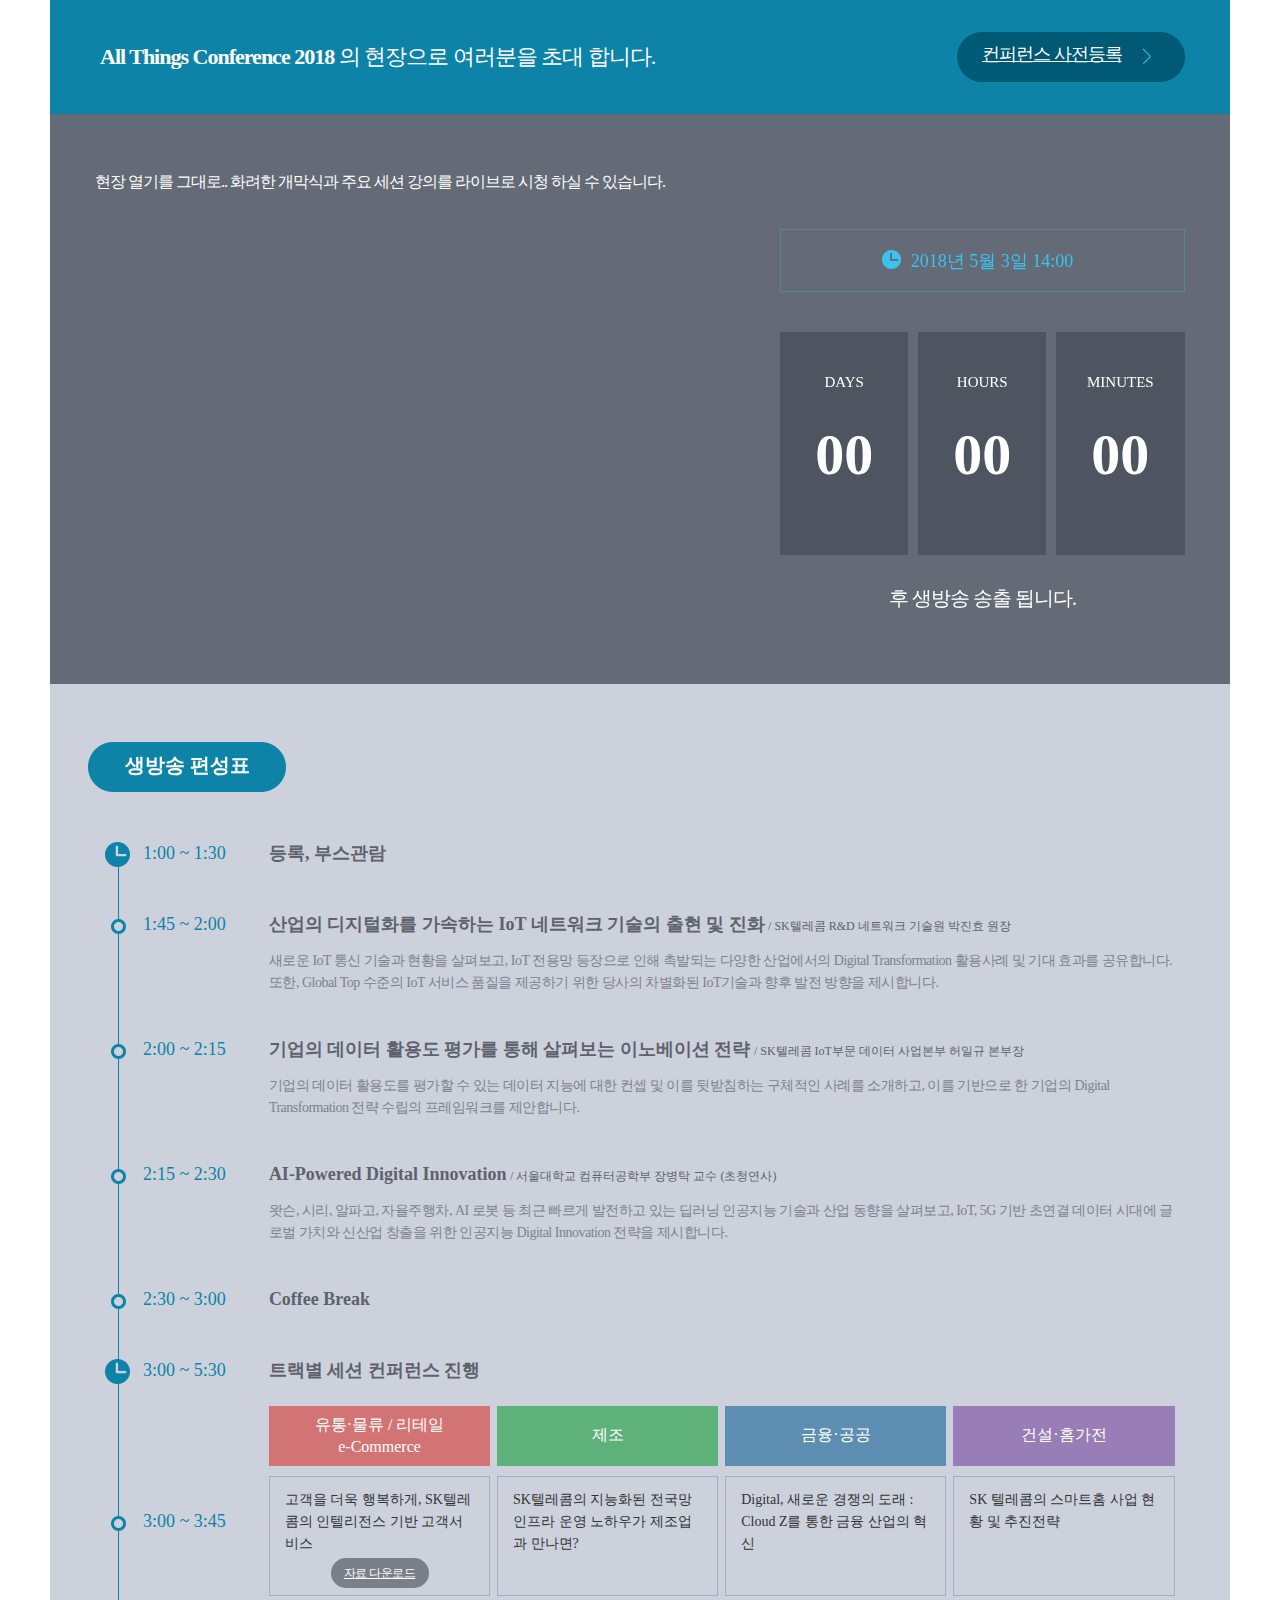
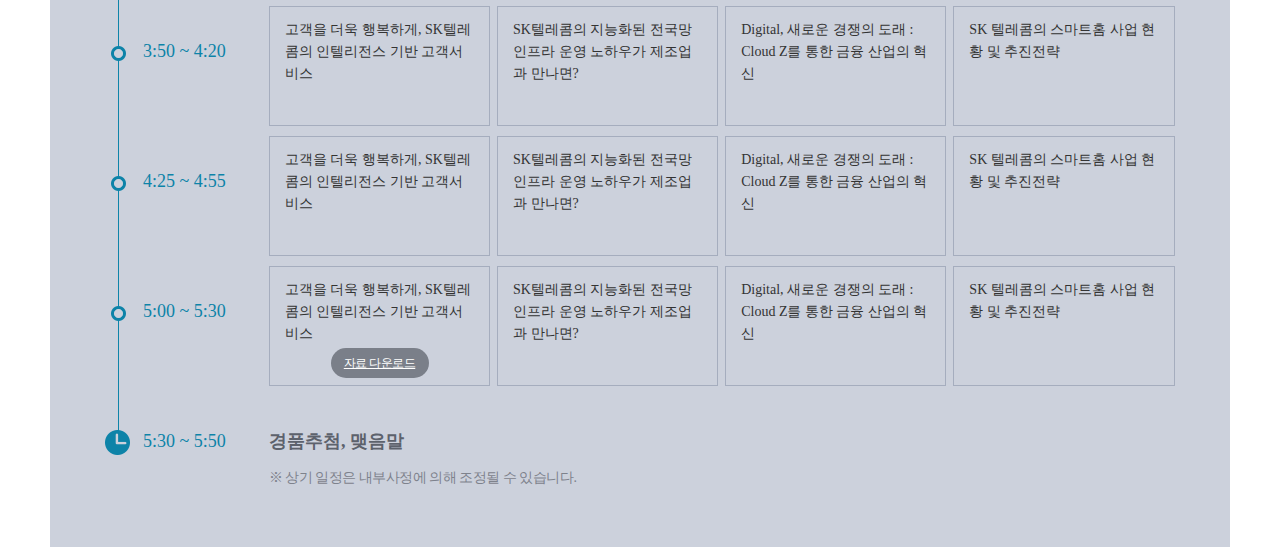
<file: index.html>
<!DOCTYPE html>
<html lang="ko">
<head>
	<meta http-equiv="Content-Type" content="text/html; charset=utf-8" />
	<meta http-equiv="X-UA-Compatible" content="IE=edge,chrome=1" />
	<meta name="viewport" content="width=device-width">
	<title>SKT B2B T world | 컨퍼런스 신청</title>
	<link rel="stylesheet" href="css/dt2018.css">
	<script src="js/jquery-1.11.3.js"></script>
</head>
<body>

<div class="container">

	<div class="i_info">
		<strong>All Things Conference 2018</strong> 의 현장으로 여러분을 초대 합니다.
		<a href="javascript:" class="btnS">컨퍼런스 사전등록</a>
	</div>

	<div class="live_both">

		<div class="thumb_area">
			<p class="txt">현장 열기를 그대로.. 화려한 개막식과 주요 세션 강의를 라이브로 시청 하실 수 있습니다.</p>
			<img src="img/photo.png" class="count_photo" style="display:block;">
			<iframe width="640" height="360" src="https://www.youtube.com/embed/45CYaJ00GaU?ecver=1" frameborder="0" allowfullscreen="" class="count_movie" style="display:none;"></iframe>
		</div>
		
		<script>

		$(function() {

			// 생방송 송신 여부

			var airFlag;

			// timePeriod split 배열(시작시간, 종료시간)

			timeData = new Array();

			// onAir가 활성화 되는 id값이 되는 변수

			var onAirStatus;

			// 행사 타임테이블 시작시간/종료시간 종료시간과 시작시간이 중복되는 경우 종료시간을 1분정도 적게 설정

			 timePeriod = [
				'09:00/13:30',
				'13:45/13:59',
				'14:00/14:14',
				'14:15/14:29',
				'14:30/14:59',
				'15:00/17:29',
				'17:30/17:49',
			]

			$('#clock').countdown('2019/03/26 10:30:00').on('update.countdown', function(event) {
			
			  onAir("off");

			  var $this = $(this).html(event.strftime(''

				+ '<li>'
				+ '<div>'
				+ '<span>DAYS</span>'
				+ '<strong>%d</strong>'
				+ '</div>'
				+ '</li>'
				+ '<li>'
				+ '<div>'
				+ '<span>HOURS</span>'
				+ '<strong>%H</strong>'
				+ '</div>'
				+ '</li>'
				+ '<li>'
				+ '<div>'
				+ '<span>MINUTES</span>'
				+ '<strong>%M</strong>'
				+ '</div>'
				+ '</li>'));

			}).on('finish.countdown', function(event) {

			  onAir("on");

			  var $this = $(this).html(event.strftime(''

				+ '<li>'
				+ '<div>'
				+ '<span>DAYS</span>'
				+ '<strong>%d</strong>'
				+ '</div>'
				+ '</li>'
				+ '<li>'
				+ '<div>'
				+ '<span>HOURS</span>'
				+ '<strong>%H</strong>'
				+ '</div>'
				+ '</li>'
				+ '<li>'
				+ '<div>'
				+ '<span>MINUTES</span>'
				+ '<strong>%M</strong>'
				+ '</div>'
				+ '</li>'));

				$('.count_photo').css('display','none');
				$('.count_movie').css('display','block');

			});

		});
		
		function onAir(val){
			/* 
				div class time 을 가진 편성표 영역에 period_1 와 같은 형태로 ID 값을 명명해준다. 
				ex) 마크업되는 타임 정보는 timePeriod 배열에 입력되는 정보와 동일해야 한다.

				<div class="time" id="Period_0">1:45 ~ 2:00</div>
				..
				<div class="time" id="Period_1">1:45 ~ 2:00</div>
				..
			*/
				airFlag = val;

					// on Air check

					if (airFlag == "on") {
						for (var i = 0; i < timePeriod.length; i++) {
							timeData = timePeriod[i].split("/");
							if (moment().format("HH:mm") > timeData[0] && moment().format("HH:mm") < timeData[1]) {
									onAirStatus = "Period_" + i

									// 현재 on Air

									$("#"+onAirStatus).addClass("onAir");
							} 
						}
				}
		}

		</script>

		<div class="info_area">
			<p class="hold"><img src="img/timekeeper.png">2018년 5월 3일 14:00</p>
			<ul id="clock">
				<!-- <li>
					<div>
						<span>Days</span>
						<strong>22</strong>
					</div>
				</li>
				<li>
					<div>
						<span>Hours</span>
						<strong>18</strong>
					</div>
				</li>
				<li>
					<div>
						<span>Minutes</span>
						<strong>45</strong>
					</div>
				</li> -->
			</ul>
			<p class="delivery">후 생방송 송출 됩니다.</p>
		</div>

	</div>

	<div class="history_wrap"> 	
		<h3 class="h_stit">생방송 편성표</h3>

		<div class="history">
			<ul class="fl-l mt100">
				<li class="on">
					<div class="time" id="Period_0">1:00 ~ 1:30</div>
					<div><strong>등록, 부스관람</strong></div>
				</li>
				<li>
					<div class="time" id="Period_1">1:45 ~ 2:00</div>
					<div>
						<strong>산업의 디지털화를 가속하는 IoT 네트워크 기술의 출현 및 진화</strong> <span>/ SK텔레콤 R&D 네트워크 기술원 박진효 원장</span>
						<p>새로운 IoT 통신 기술과 현황을 살펴보고, IoT 전용망 등장으로 인해 촉발되는 다양한 산업에서의 Digital Transformation 활용사례 및 기대 효과를 공유합니다. 또한, Global Top 수준의 IoT 서비스 품질을 제공하기 위한 당사의 차별화된 IoT기술과 향후 발전 방향을 제시합니다.</p>
					</div>
				</li>
				<li>
					<div class="time" id="Period_2">2:00 ~ 2:15</div>
					<div>
						<strong>기업의 데이터 활용도 평가를 통해 살펴보는 이노베이션 전략</strong> <span>/ SK텔레콤 IoT부문 데이터 사업본부 허일규 본부장</span>
						<p>기업의 데이터 활용도를 평가할 수 있는 데이터 지능에 대한 컨셉 및 이를 뒷받침하는 구체적인 사례를 소개하고, 이를 기반으로 한 기업의 Digital Transformation 전략 수립의 프레임워크를 제안합니다.</p>
					</div>
				</li>
				<li>
					<div class="time" id="Period_3">2:15 ~ 2:30</div>
					<div>
						<strong>AI-Powered Digital Innovation</strong> <span>/ 서울대학교 컴퓨터공학부 장병탁 교수 (초청연사)</span>
						<p>왓슨, 시리, 알파고, 자율주행차, AI 로봇 등 최근 빠르게 발전하고 있는 딥러닝 인공지능 기술과 산업 동향을 살펴보고, IoT, 5G 기반 초연결 데이터 시대에 글로벌 가치와 신산업 창출을 위한 인공지능 Digital Innovation 전략을 제시합니다.</p>
					</div>
				</li>
				<li>
					<div class="time" id="Period_4">2:30 ~ 3:00</div>
					<div><strong>Coffee Break</strong></div>
				</li>
				<li class="on">
					<div class="time" id="Period_5">3:00 ~ 5:30</div>
					<div>
						<strong>트랙별 세션 컨퍼런스 진행</strong>
						<ul class="subject">
							<li>
								<div>유통·물류 / 리테일<br>e-Commerce</div>
							</li>
							<li>
								<div>제조</div>
							</li>
							<li>
								<div>금융·공공</div>
							</li>
							<li>
								<div>건설·홈가전</div>
							</li>
						</ul>
					</div>
				</li>
				<li class="l_clock">
					<div class="time">3:00 ~ 3:45</div>
					<div>
						<ul>
							<li>
								<div>
									고객을 더욱 행복하게, SK텔레콤의 인텔리전스 기반 고객서비스
									<a href="javascript:;" class="data_dw">자료 다운로드</a>
								</div>
							</li>
							<li>
								<div>SK텔레콤의 지능화된 전국망 인프라 운영 노하우가 제조업과 만나면?</div>
							</li>
							<li>
								<div>Digital, 새로운 경쟁의 도래 : Cloud Z를 통한 금융 산업의 혁신</div>
							</li>
							<li>
								<div>SK 텔레콤의 스마트홈 사업 현황 및 추진전략</div>
							</li>
						</ul>
					</div>
				</li>
				<li class="l_clock">
					<div class="time">3:50 ~ 4:20</div>
					<div>
						<ul>
							<li>
								<div>고객을 더욱 행복하게, SK텔레콤의 인텔리전스 기반 고객서비스</div>
							</li>
							<li>
								<div>SK텔레콤의 지능화된 전국망 인프라 운영 노하우가 제조업과 만나면?</div>
							</li>
							<li>
								<div>Digital, 새로운 경쟁의 도래 : Cloud Z를 통한 금융 산업의 혁신</div>
							</li>
							<li>
								<div>SK 텔레콤의 스마트홈 사업 현황 및 추진전략</div>
							</li>
						</ul>
					</div>
				</li>
				<li class="l_clock">
					<div class="time">4:25 ~ 4:55</div>
					<div>
						<ul>
							<li>
								<div>고객을 더욱 행복하게, SK텔레콤의 인텔리전스 기반 고객서비스</div>
							</li>
							<li>
								<div>SK텔레콤의 지능화된 전국망 인프라 운영 노하우가 제조업과 만나면?</div>
							</li>
							<li>
								<div>Digital, 새로운 경쟁의 도래 : Cloud Z를 통한 금융 산업의 혁신</div>
							</li>
							<li>
								<div>SK 텔레콤의 스마트홈 사업 현황 및 추진전략</div>
							</li>
						</ul>
					</div>
				</li>
				<li class="l_clock">
					<div class="time">5:00 ~ 5:30</div>
					<div>
						<ul>
							<li>
								<div>
								고객을 더욱 행복하게, SK텔레콤의 인텔리전스 기반 고객서비스
								<a href="javascript:;" class="data_dw">자료 다운로드</a>
								</div>
							</li>
							<li>
								<div>SK텔레콤의 지능화된 전국망 인프라 운영 노하우가 제조업과 만나면?</div>
							</li>
							<li>
								<div>Digital, 새로운 경쟁의 도래 : Cloud Z를 통한 금융 산업의 혁신</div>
							</li>
							<li>
								<div>SK 텔레콤의 스마트홈 사업 현황 및 추진전략</div>
							</li>
						</ul>
					</div>
				</li>
				<li class="on">
					<div class="time" id="Period_6">5:30 ~ 5:50</div>
					<div>
						<strong>경품추첨, 맺음말</strong>
						<p>※ 상기 일정은 내부사정에 의해 조정될 수 있습니다.</p>
					</div>
				</li>
			</ul>
		</div>
	</div>

	</div>

</div>

<script src="js/jquery.countdown.min.js"></script>
<script src="js/moment.min.js"></script>

</body>
</html>
</file>
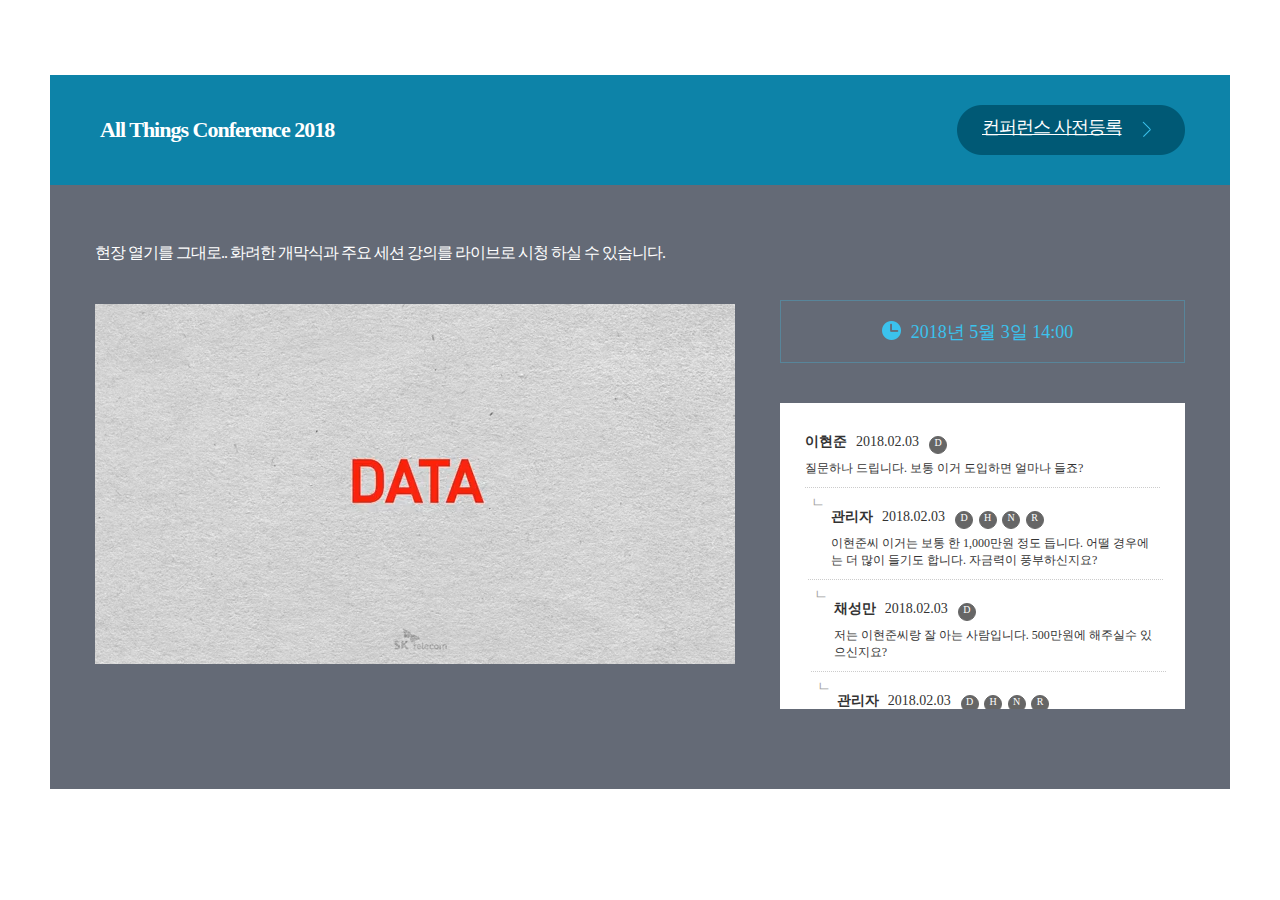
<file: conference.html>
<!DOCTYPE html>
<html lang="ko">
<head>
	<meta http-equiv="Content-Type" content="text/html; charset=utf-8" />
	<meta http-equiv="X-UA-Compatible" content="IE=edge,chrome=1" />
	<meta name="viewport" content="width=device-width">
	<title>SKT B2B T world | 컨퍼런스 신청</title>
	<link rel="stylesheet" href="css/dt2018.css">
	<script src="js/jquery-1.11.3.js"></script>
</head>
<body>

<div class="con_wrap">

	<div class="container conf_2018">
		<div class="i_info">
			<strong>All Things Conference 2018</strong>
			<a href="javascript:" class="btnS">컨퍼런스 사전등록</a>
		</div>

		<div class="live_both">

			<div class="thumb_area">
				<p class="txt">현장 열기를 그대로.. 화려한 개막식과 주요 세션 강의를 라이브로 시청 하실 수 있습니다.</p>
				<img src="img/photo.png" class="count_photo" style="display:block;">
				<iframe width="640" height="360" src="https://www.youtube.com/embed/45CYaJ00GaU?ecver=1" frameborder="0" allowfullscreen="" class="count_movie" style="display:none;"></iframe>
			</div>
		
			<div class="info_area">
				<p class="hold"><img src="img/timekeeper.png">2018년 5월 3일 14:00</p>

				<div class="info_comm">
					<ul>
						<li>
							<strong>이현준</strong> 
							<span>2018.02.03</span>
							<span>
								<a href="javascript:"><i class="i_01">D</i></a>
							</span>
							<p>질문하나 드립니다. 보통 이거 도입하면 얼마나 들죠?</p>
							<ul>
								<li>
									<span class="cb_bu_subnode">ㄴ</span>
									<strong>관리자</strong> 
									<span>2018.02.03</span>
									<span>
										<a href="javascript:"><i class="i_01">D</i></a>
										<a href="javascript:"><i class="i_02">H</i></a>
										<a href="javascript:"><i class="i_03">N</i></a>
										<a href="javascript:"><i class="i_04">R</i></a>
									</span>
									<p>이현준씨 이거는 보통 한 1,000만원 정도 듭니다. 어떨 경우에는 더 많이 들기도 합니다. 자금력이 풍부하신지요?</p>	
								</li>
								<li>
									<span class="cb_bu_subnode">ㄴ</span>
									<strong>채성만</strong> 
									<span>2018.02.03</span>
									<span>
										<a href="javascript:"><i class="i_01">D</i></a>
									</span>
									<p>저는 이현준씨랑 잘 아는 사람입니다. 500만원에 해주실수 있으신지요?</p>	
								</li>
								<li>
									<span class="cb_bu_subnode">ㄴ</span>
									<strong>관리자</strong> 
									<span>2018.02.03</span>
									<span>
										<a href="javascript:"><i class="i_01">D</i></a>
										<a href="javascript:"><i class="i_02">H</i></a>
										<a href="javascript:"><i class="i_03">N</i></a>
										<a href="javascript:"><i class="i_04">R</i></a>
									</span>
									<p>안됩니다. 긁적긁적.. 이현준씨는 저도 잘 모르는 분이어서요</p>	
								</li>
							</ul>
						</li>
						<li>
							<strong>이재호</strong> 
							<span>2018.02.03</span>
							<p>술고래 이재호 입니다.</p>
						</li>
						<li>
							<strong>김태욱</strong> 
							<span>2018.02.03</span>
							<p>소주파 김태욱 입니다.</p>
						</li>
						<li class="cb_txt">운영정책 위반으로 비전시 처리된 내용입니다.</li>
						<li>
							<strong>엄운용</strong> 
							<span>2018.02.03</span>
							<p>행복 ICT 대리</p>
						</li>
						<li>
							<strong>황병준</strong> 
							<span>2018.02.03</span>
							<p>일을 하나 드릴게요~~ 룰루랄라</p>
						</li>
						<li class="cb_txt">글쓴이에 의해 삭제된 댓글 입니다.</li>
					</ul>
				</div>

			</div>

		</div>
	</div>

</div>

<script src="js/jquery.countdown.min.js"></script>
<script src="js/moment.min.js"></script>

</body>
</html>
</file>
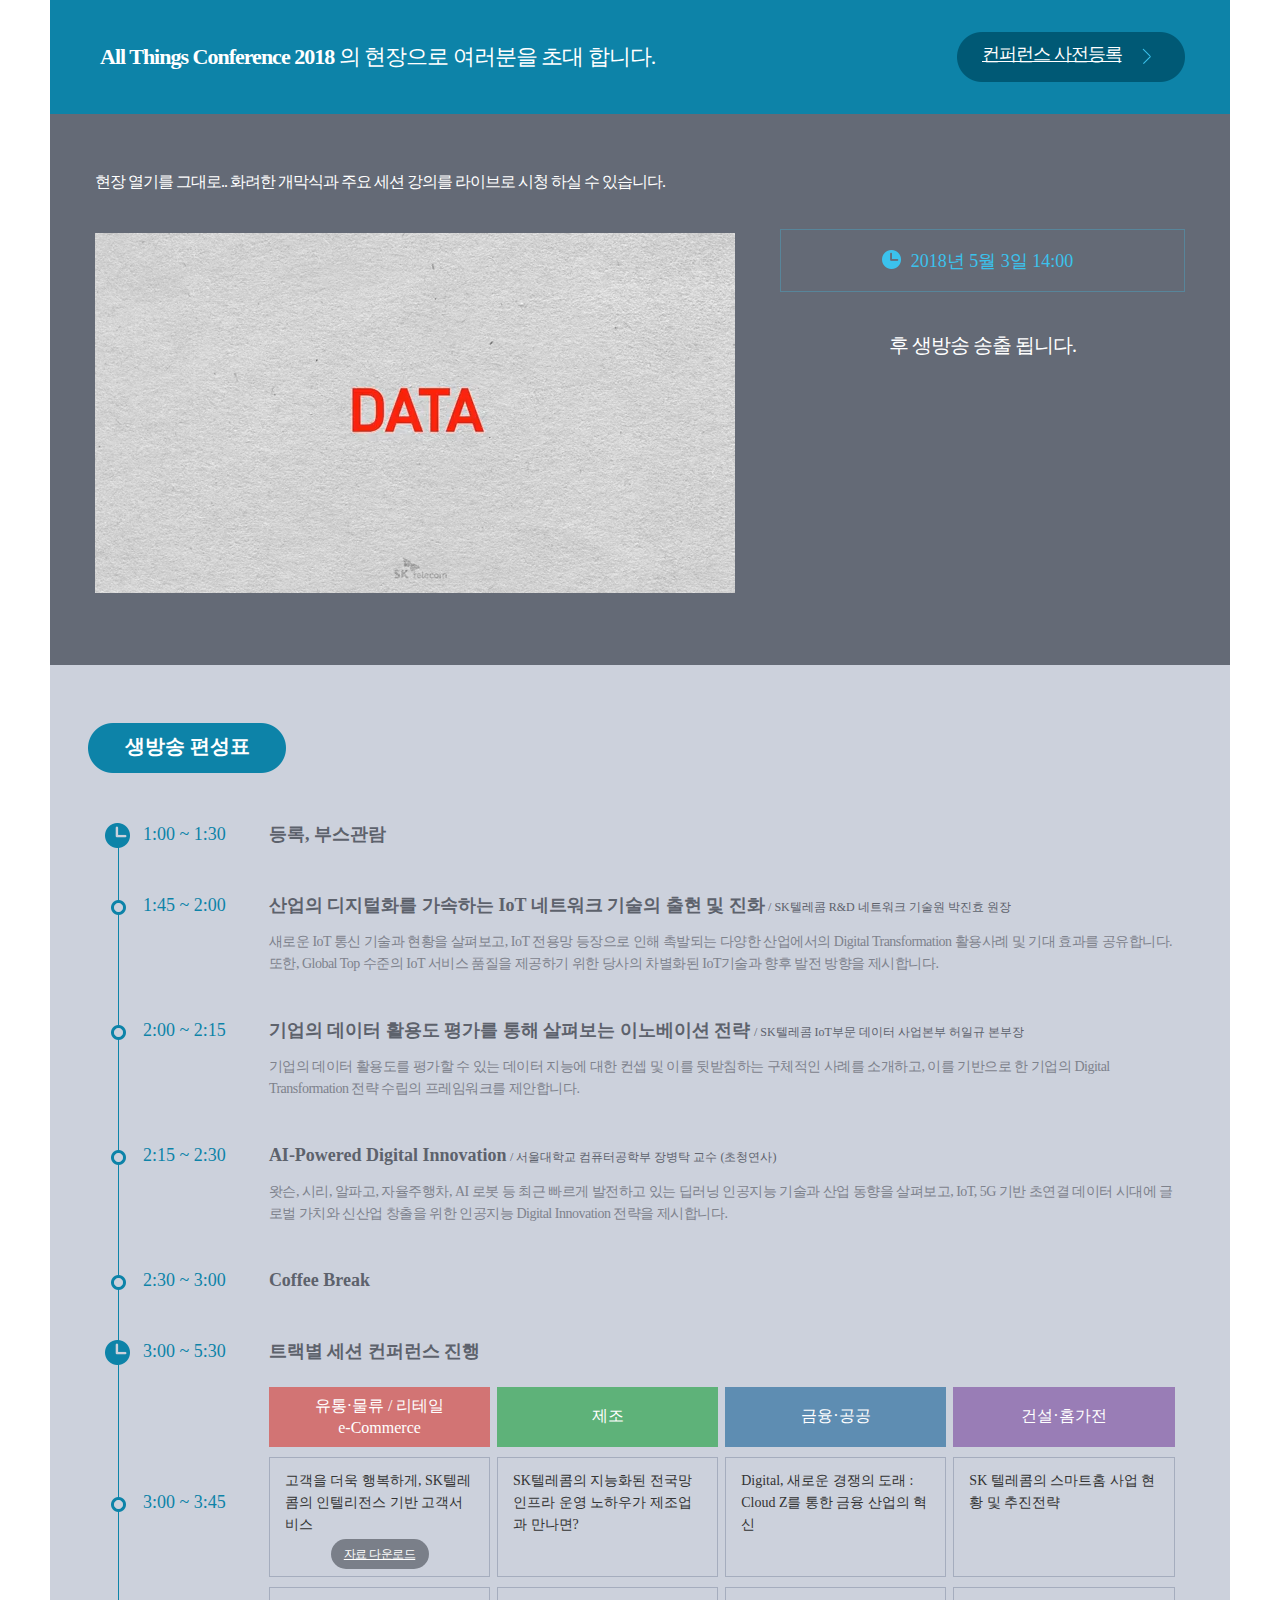
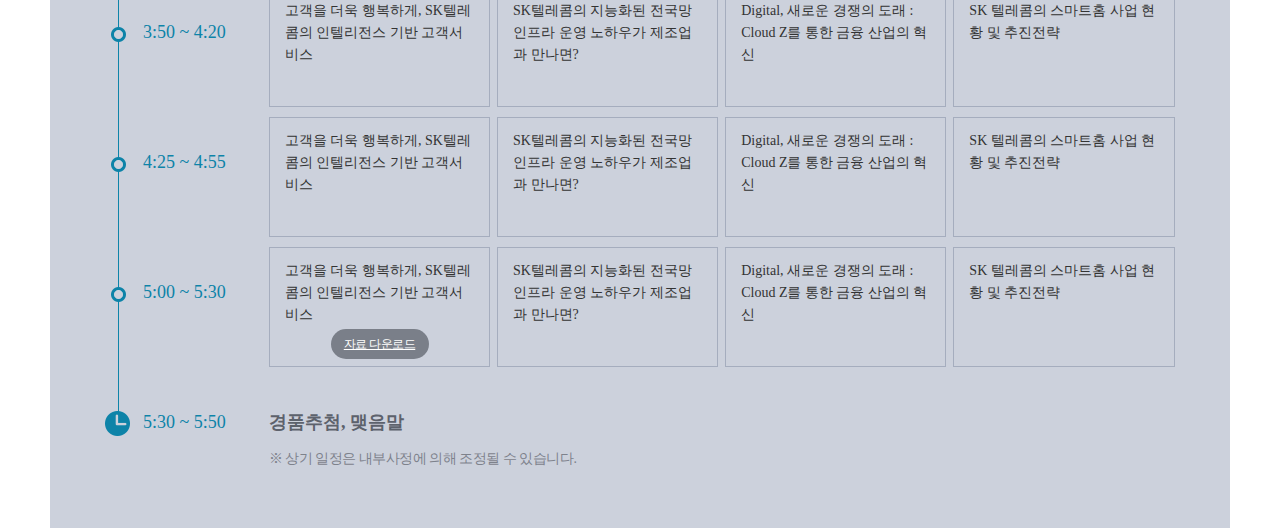
<file: dt2018.html>
<!DOCTYPE HTML PUBLIC "-//W3C//DTD HTML 4.01 Transitional//EN" "http://www.w3.org/TR/html4/loose.dtd">
<html lang="ko">
<head>
<meta http-equiv="Content-Type" content="text/html;charset=utf-8">
<title>SKT B2B T world | 컨퍼런스 신청</title>
<META HTTP-EQUIV="X-UA-Compatible" CONTENT="IE=edge">
<META HTTP-EQUIV="Pragma" CONTENT="no-cache"/>
<META HTTP-EQUIV="Expires" CONTENT="-1"/>
<META HTTP-EQUIV="Cache-Control" CONTENT="no-cache, no-store, max-age=0"/>

<link rel="stylesheet" type="text/css" href="css/dt2018.css">
<script type="text/javascript" src="js/jquery.countdown.min.js"></script>
<script type="text/javascript" src="js/moment.min.js"></script>
</head>
<body>

<div class="container">

	<div class="i_info">
		<strong>All Things Conference 2018</strong> 의 현장으로 여러분을 초대 합니다.
		<a href="javascript:" class="btnS">컨퍼런스 사전등록</a>
	</div>

	<div class="live_both">

		<div class="thumb_area">
			<p class="txt">현장 열기를 그대로.. 화려한 개막식과 주요 세션 강의를 라이브로 시청 하실 수 있습니다.</p>
			<img src="img/photo.png" class="count_photo" style="display:block;">
			<iframe width="640" height="360" src="https://www.youtube.com/embed/45CYaJ00GaU?ecver=1" frameborder="0" allowfullscreen="" class="count_movie" style="display:none;"></iframe>
		</div>
		
		<script>

		$(function() {

			// 생방송 송신 여부
			var airFlag;

			// timePeriod split 배열(시작시간, 종료시간)
			timeData = new Array();

			// onAir가 활성화 되는 id값이 되는 변수
			var onAirStatus;

			// 행상 타임테이블 시작시간/종료시간 종료시간과 시작시간이 중복되는 경우 종료시간을 1분정도 적게 설정
			 timePeriod = [
					"09:00/13:30",
					"13:45/13:59",
					"14:00/14:14",
					"14:15/14:29",
					"14:30/14:59",
					"15:00/17:29",
					"17:30/17:49",
			]

			$('#clock').countdown('2018/03/26 10:30:00').on('update.countdown', function(event) {
			
			  onAir("off");

			  var $this = $(this).html(event.strftime(''

				+ '<li>'
				+ '<div>'
				+ '<span>DAYS</span>'
				+ '<strong>%d</strong>'
				+ '</div>'
				+ '</li>'
				+ '<li>'
				+ '<div>'
				+ '<span>HOURS</span>'
				+ '<strong>%H</strong>'
				+ '</div>'
				+ '</li>'
				+ '<li>'
				+ '<div>'
				+ '<span>MINUTES</span>'
				+ '<strong>%M</strong>'
				+ '</div>'
				+ '</li>'));

			}).on('finish.countdown', function(event) {

			  onAir("on");

			  var $this = $(this).html(event.strftime(''

				+ '<li>'
				+ '<div>'
				+ '<span>DAYS</span>'
				+ '<strong>%d</strong>'
				+ '</div>'
				+ '</li>'
				+ '<li>'
				+ '<div>'
				+ '<span>HOURS</span>'
				+ '<strong>%H</strong>'
				+ '</div>'
				+ '</li>'
				+ '<li>'
				+ '<div>'
				+ '<span>MINUTES</span>'
				+ '<strong>%M</strong>'
				+ '</div>'
				+ '</li>'));

				$('.count_photo').css('display','none');
				$('.count_movie').css('display','block');

			});

		});
		
		function onAir(val){
			/* 
					div class time 을 가진 편성표 영역에 period_1 와 같은 형태로 ID 값을 명명해준다. 
					ex) 마크업되는 타임 정보는 timePeriod 배열에 입력되는 정보와 동일해야 한다.

					<div class="time" id="Period_0">1:45 ~ 2:00</div>
					..
					<div class="time" id="Period_1">1:45 ~ 2:00</div>
					..
			*/
				airFlag = val;
					// on Air check
					if(airFlag == "on"){
						for(var i = 0; i < timePeriod.length; i++) {
							timeData = timePeriod[i].split("/");
							if (moment().format("HH:mm") > timeData[0] && moment().format("HH:mm") < timeData[1]) {
									onAirStatus = "Period_" + i
									// 현재 on Air
									$("#"+onAirStatus).addClass("onAir");
							} 
						}
				}
		}

		</script>

		<div class="info_area">
			<p class="hold"><img src="img/timekeeper.png">2018년 5월 3일 14:00</p>
			<ul id="clock">
				<!-- <li>
					<div>
						<span>Days</span>
						<strong>22</strong>
					</div>
				</li>
				<li>
					<div>
						<span>Hours</span>
						<strong>18</strong>
					</div>
				</li>
				<li>
					<div>
						<span>Minutes</span>
						<strong>45</strong>
					</div>
				</li> -->
			</ul>
			<p class="delivery">후 생방송 송출 됩니다.</p>
		</div>

	</div>

	<div class="history_wrap"> 	
		<h3 class="h_stit">생방송 편성표</h3>

		<div class="history">
			<ul class="fl-l mt100">
				<li class="on">
					<div class="time" id="Period_0">1:00 ~ 1:30</div>
					<div><strong>등록, 부스관람</strong></div>
				</li>
				<li>
					<div class="time" id="Period_1">1:45 ~ 2:00</div>
					<div>
						<strong>산업의 디지털화를 가속하는 IoT 네트워크 기술의 출현 및 진화</strong> <span>/ SK텔레콤 R&D 네트워크 기술원 박진효 원장</span>
						<p>새로운 IoT 통신 기술과 현황을 살펴보고, IoT 전용망 등장으로 인해 촉발되는 다양한 산업에서의 Digital Transformation 활용사례 및 기대 효과를 공유합니다. 또한, Global Top 수준의 IoT 서비스 품질을 제공하기 위한 당사의 차별화된 IoT기술과 향후 발전 방향을 제시합니다.</p>
					</div>
				</li>
				<li>
					<div class="time" id="Period_2">2:00 ~ 2:15</div>
					<div>
						<strong>기업의 데이터 활용도 평가를 통해 살펴보는 이노베이션 전략</strong> <span>/ SK텔레콤 IoT부문 데이터 사업본부 허일규 본부장</span>
						<p>기업의 데이터 활용도를 평가할 수 있는 데이터 지능에 대한 컨셉 및 이를 뒷받침하는 구체적인 사례를 소개하고, 이를 기반으로 한 기업의 Digital Transformation 전략 수립의 프레임워크를 제안합니다.</p>
					</div>
				</li>
				<li>
					<div class="time" id="Period_3">2:15 ~ 2:30</div>
					<div>
						<strong>AI-Powered Digital Innovation</strong> <span>/ 서울대학교 컴퓨터공학부 장병탁 교수 (초청연사)</span>
						<p>왓슨, 시리, 알파고, 자율주행차, AI 로봇 등 최근 빠르게 발전하고 있는 딥러닝 인공지능 기술과 산업 동향을 살펴보고, IoT, 5G 기반 초연결 데이터 시대에 글로벌 가치와 신산업 창출을 위한 인공지능 Digital Innovation 전략을 제시합니다.</p>
					</div>
				</li>
				<li>
					<div class="time" id="Period_4">2:30 ~ 3:00</div>
					<div><strong>Coffee Break</strong></div>
				</li>
				<li class="on">
					<div class="time" id="Period_5">3:00 ~ 5:30</div>
					<div>
						<strong>트랙별 세션 컨퍼런스 진행</strong>
						<ul class="subject">
							<li>
								<div>유통·물류 / 리테일<br>e-Commerce</div>
							</li>
							<li>
								<div>제조</div>
							</li>
							<li>
								<div>금융·공공</div>
							</li>
							<li>
								<div>건설·홈가전</div>
							</li>
						</ul>
					</div>
				</li>
				<li class="l_clock">
					<div class="time">3:00 ~ 3:45</div>
					<div>
						<ul>
							<li>
								<div>
									고객을 더욱 행복하게, SK텔레콤의 인텔리전스 기반 고객서비스
									<a href="javascript:;" class="data_dw">자료 다운로드</a>
								</div>
							</li>
							<li>
								<div>SK텔레콤의 지능화된 전국망 인프라 운영 노하우가 제조업과 만나면?</div>
							</li>
							<li>
								<div>Digital, 새로운 경쟁의 도래 : Cloud Z를 통한 금융 산업의 혁신</div>
							</li>
							<li>
								<div>SK 텔레콤의 스마트홈 사업 현황 및 추진전략</div>
							</li>
						</ul>
					</div>
				</li>
				<li class="l_clock">
					<div class="time">3:50 ~ 4:20</div>
					<div>
						<ul>
							<li>
								<div>고객을 더욱 행복하게, SK텔레콤의 인텔리전스 기반 고객서비스</div>
							</li>
							<li>
								<div>SK텔레콤의 지능화된 전국망 인프라 운영 노하우가 제조업과 만나면?</div>
							</li>
							<li>
								<div>Digital, 새로운 경쟁의 도래 : Cloud Z를 통한 금융 산업의 혁신</div>
							</li>
							<li>
								<div>SK 텔레콤의 스마트홈 사업 현황 및 추진전략</div>
							</li>
						</ul>
					</div>
				</li>
				<li class="l_clock">
					<div class="time">4:25 ~ 4:55</div>
					<div>
						<ul>
							<li>
								<div>고객을 더욱 행복하게, SK텔레콤의 인텔리전스 기반 고객서비스</div>
							</li>
							<li>
								<div>SK텔레콤의 지능화된 전국망 인프라 운영 노하우가 제조업과 만나면?</div>
							</li>
							<li>
								<div>Digital, 새로운 경쟁의 도래 : Cloud Z를 통한 금융 산업의 혁신</div>
							</li>
							<li>
								<div>SK 텔레콤의 스마트홈 사업 현황 및 추진전략</div>
							</li>
						</ul>
					</div>
				</li>
				<li class="l_clock">
					<div class="time">5:00 ~ 5:30</div>
					<div>
						<ul>
							<li>
								<div>
								고객을 더욱 행복하게, SK텔레콤의 인텔리전스 기반 고객서비스
								<a href="javascript:;" class="data_dw">자료 다운로드</a>
								</div>
							</li>
							<li>
								<div>SK텔레콤의 지능화된 전국망 인프라 운영 노하우가 제조업과 만나면?</div>
							</li>
							<li>
								<div>Digital, 새로운 경쟁의 도래 : Cloud Z를 통한 금융 산업의 혁신</div>
							</li>
							<li>
								<div>SK 텔레콤의 스마트홈 사업 현황 및 추진전략</div>
							</li>
						</ul>
					</div>
				</li>
				<li class="on">
					<div class="time" id="Period_6">5:30 ~ 5:50</div>
					<div>
						<strong>경품추첨, 맺음말</strong>
						<p>※ 상기 일정은 내부사정에 의해 조정될 수 있습니다.</p>
					</div>
				</li>
			</ul>
		</div>
	</div>

	</div>

</div>

</body>
</html>
</file>
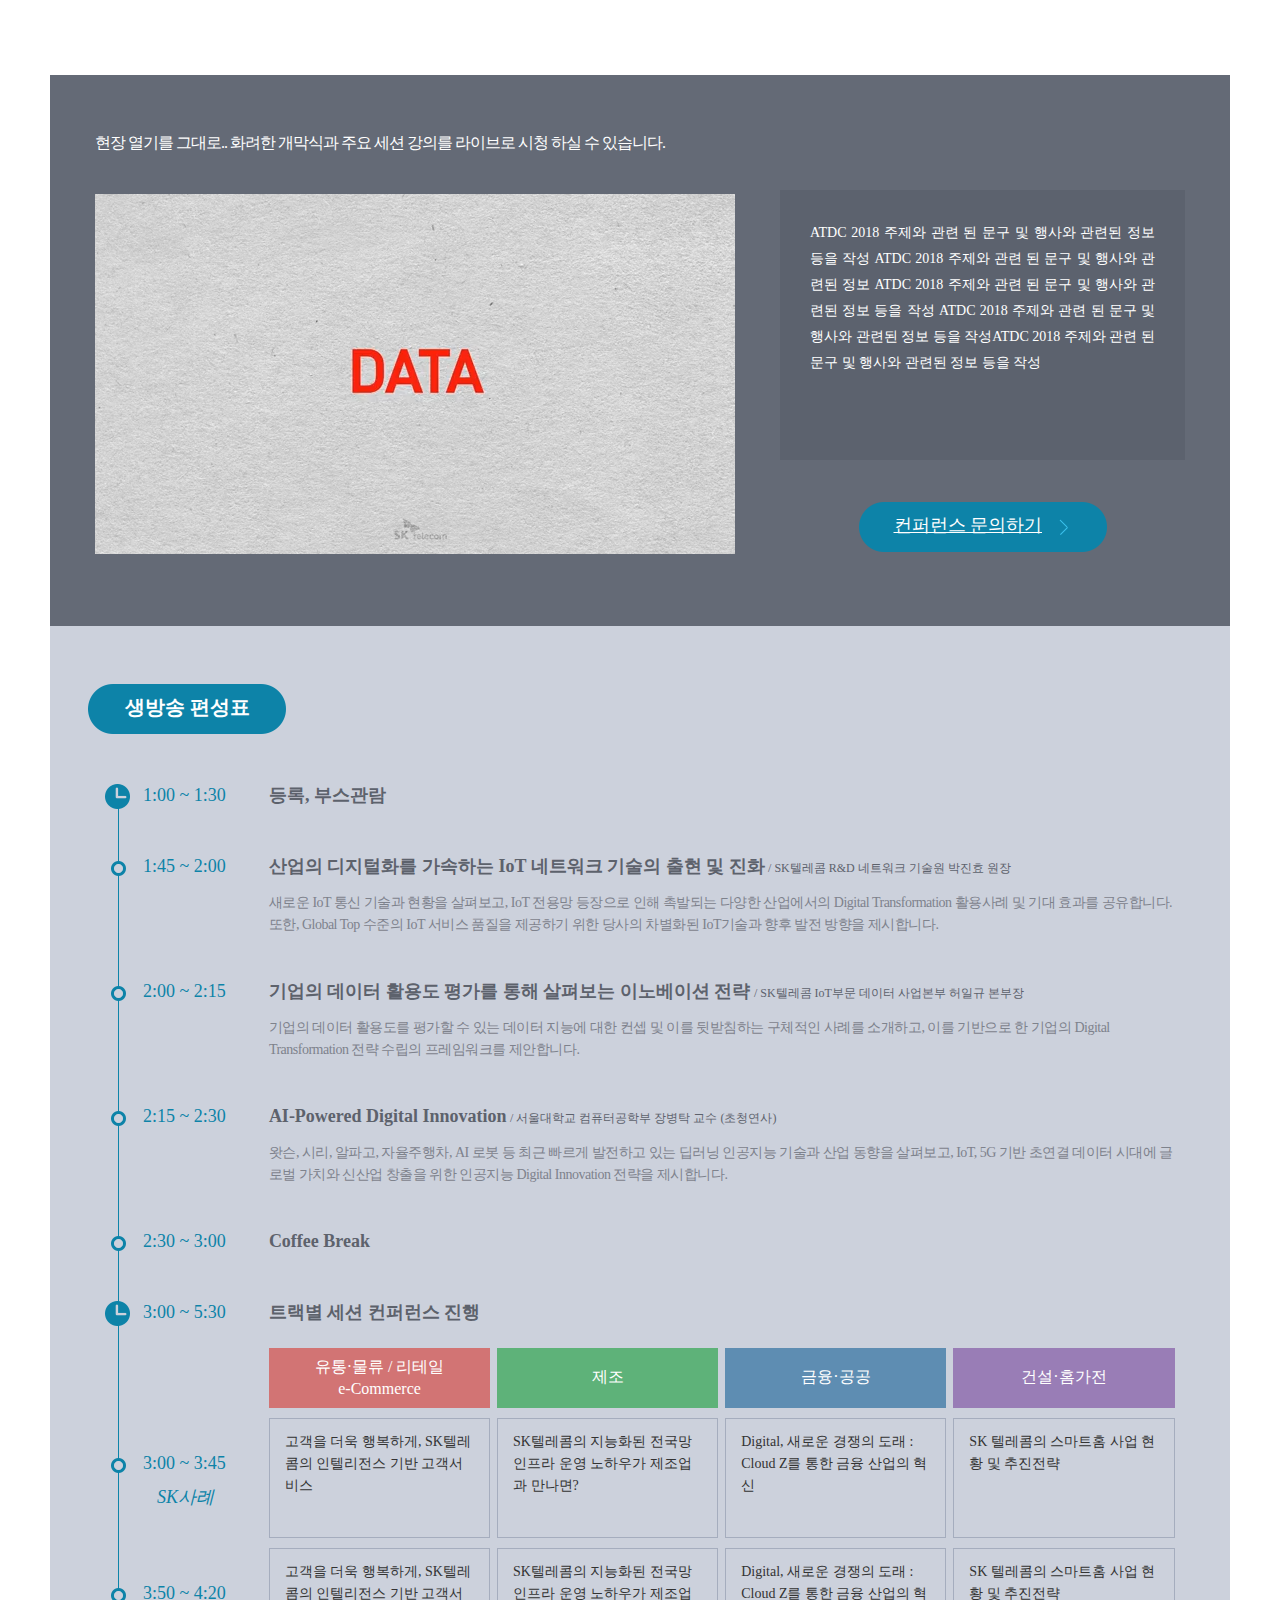
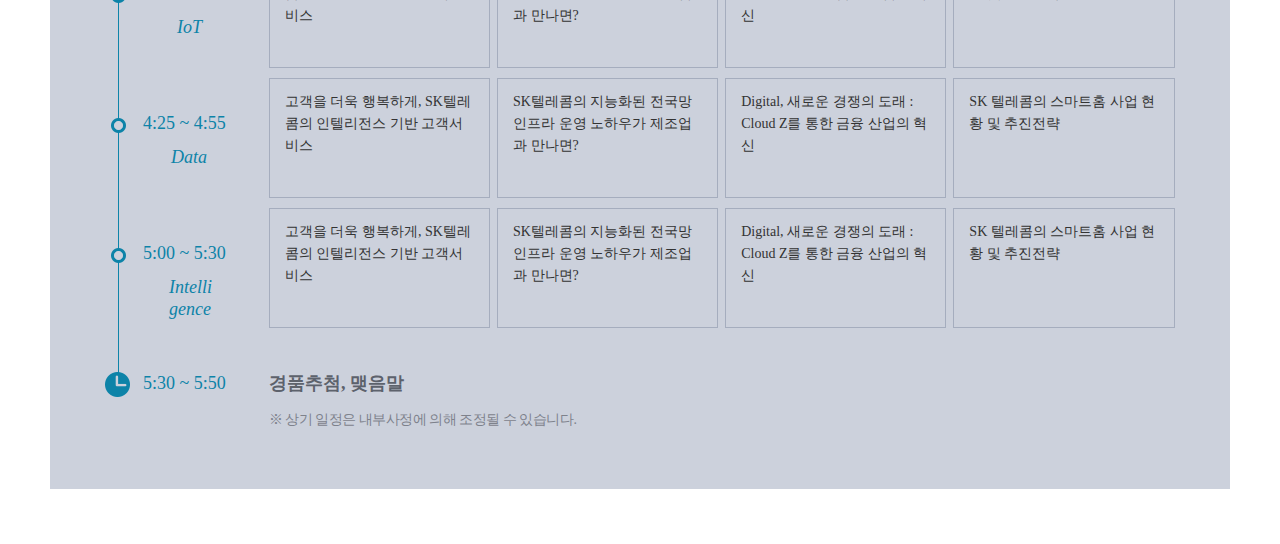
<file: dt2018_on.html>
<!DOCTYPE html>
<html lang="ko">
<head>
	<meta http-equiv="Content-Type" content="text/html; charset=utf-8" />
	<meta http-equiv="X-UA-Compatible" content="IE=edge,chrome=1" />
	<meta name="viewport" content="width=device-width">
	<title>SKT B2B T world | 컨퍼런스 신청</title>
	<link rel="stylesheet" href="css/dt2018.css">
	<script src="js/jquery-1.11.3.js"></script>
</head>
<body>

<div class="con_wrap"> 

	<div class="container">
		<!-- <div class="i_info">
			<strong>All Things Conference 2018</strong> 의 현장으로 여러분을 초대 합니다.
			<a href="javascript:" class="btnS">컨퍼런스 사전등록</a>
		</div> -->

		<div class="live_both">

			<div class="thumb_area">
				<p class="txt">현장 열기를 그대로.. 화려한 개막식과 주요 세션 강의를 라이브로 시청 하실 수 있습니다.</p>
				<img src="img/photo.png" class="count_photo" style="display:block;">
				<iframe width="640" height="360" src="https://www.youtube.com/embed/45CYaJ00GaU?ecver=1" frameborder="0" allowfullscreen="" class="count_movie" style="display:none;"></iframe>
			</div>
		
			<div class="info_area">
				<div class="info_txt">ATDC 2018 주제와 관련 된 문구 및 행사와 관련된 정보 등을 작성 ATDC 2018 주제와 관련 된 문구 및 행사와 관련된 정보 ATDC 2018 주제와 관련 된 문구 및 행사와 관련된 정보 등을 작성 ATDC 2018 주제와 관련 된 문구 및 행사와 관련된 정보 등을 작성ATDC 2018 주제와 관련 된 문구 및 행사와 관련된 정보 등을 작성</div>
				<div class="info_btn"> 							
					<a href="https://b2b.tworld.co.kr/bizts/contact/contact.bs?">컨퍼런스 문의하기</a>					
				</div>
			</div>

		</div>

		<div class="history_wrap"> 	
			<h3 class="h_stit">생방송 편성표</h3>
		
			<div class="history">
				<ul class="fl-l mt100">
					<li class="on">
						<div class="time">1:00 ~ 1:30</div>
						<div><strong>등록, 부스관람</strong></div>
					</li>
					<li>
						<div class="time">1:45 ~ 2:00</div>
						<div>
							<strong>산업의 디지털화를 가속하는 IoT 네트워크 기술의 출현 및 진화</strong> <span>/ SK텔레콤 R&D 네트워크 기술원 박진효 원장</span>
							<p>새로운 IoT 통신 기술과 현황을 살펴보고, IoT 전용망 등장으로 인해 촉발되는 다양한 산업에서의 Digital Transformation 활용사례 및 기대 효과를 공유합니다. 또한, Global Top 수준의 IoT 서비스 품질을 제공하기 위한 당사의 차별화된 IoT기술과 향후 발전 방향을 제시합니다.</p>
						</div>
					</li>
					<li>
						<div class="time">2:00 ~ 2:15</div>
						<div>
							<strong>기업의 데이터 활용도 평가를 통해 살펴보는 이노베이션 전략</strong> <span>/ SK텔레콤 IoT부문 데이터 사업본부 허일규 본부장</span>
							<p>기업의 데이터 활용도를 평가할 수 있는 데이터 지능에 대한 컨셉 및 이를 뒷받침하는 구체적인 사례를 소개하고, 이를 기반으로 한 기업의 Digital Transformation 전략 수립의 프레임워크를 제안합니다.</p>
						</div>
					</li>
					<li>
						<div class="time">2:15 ~ 2:30</div>
						<div>
							<strong>AI-Powered Digital Innovation</strong> <span>/ 서울대학교 컴퓨터공학부 장병탁 교수 (초청연사)</span>
							<p>왓슨, 시리, 알파고, 자율주행차, AI 로봇 등 최근 빠르게 발전하고 있는 딥러닝 인공지능 기술과 산업 동향을 살펴보고, IoT, 5G 기반 초연결 데이터 시대에 글로벌 가치와 신산업 창출을 위한 인공지능 Digital Innovation 전략을 제시합니다.</p>
						</div>
					</li>
					<li>
						<div class="time">2:30 ~ 3:00</div>
						<div><strong>Coffee Break</strong></div>
					</li>
					<li class="on">
						<div class="time">3:00 ~ 5:30</div>
						<div>
							<strong>트랙별 세션 컨퍼런스 진행</strong>
							<ul class="subject">
								<li>
									<div>유통·물류 / 리테일<br>e-Commerce</div>
								</li>
								<li>
									<div>제조</div>
								</li>
								<li>
									<div>금융·공공</div>
								</li>
								<li>
									<div>건설·홈가전</div>
								</li>
							</ul>
						</div>
					</li>
					<li class="l_clock">
						<div class="time">3:00 ~ 3:45<em>SK사례</em></div>
						<div>
							<ul>
								<li>
									<div>고객을 더욱 행복하게, SK텔레콤의 인텔리전스 기반 고객서비스</div>
								</li>
								<li>
									<div>SK텔레콤의 지능화된 전국망 인프라 운영 노하우가 제조업과 만나면?</div>
								</li>
								<li>
									<div>Digital, 새로운 경쟁의 도래 : Cloud Z를 통한 금융 산업의 혁신</div>
								</li>
								<li>
									<div>SK 텔레콤의 스마트홈 사업 현황 및 추진전략</div>
								</li>
							</ul>
						</div>
					</li>
					<li class="l_clock">
						<div class="time">3:50 ~ 4:20<em style="left:34px;">IoT</em></div>
						<div>
							<ul>
								<li>
									<div>고객을 더욱 행복하게, SK텔레콤의 인텔리전스 기반 고객서비스</div>
								</li>
								<li>
									<div>SK텔레콤의 지능화된 전국망 인프라 운영 노하우가 제조업과 만나면?</div>
								</li>
								<li>
									<div>Digital, 새로운 경쟁의 도래 : Cloud Z를 통한 금융 산업의 혁신</div>
								</li>
								<li>
									<div>SK 텔레콤의 스마트홈 사업 현황 및 추진전략</div>
								</li>
							</ul>
						</div>
					</li>
					<li class="l_clock">
						<div class="time">4:25 ~ 4:55<em style="left:28px;">Data</em></div>
						<div>
							<ul>
								<li>
									<div>고객을 더욱 행복하게, SK텔레콤의 인텔리전스 기반 고객서비스</div>
								</li>
								<li>
									<div>SK텔레콤의 지능화된 전국망 인프라 운영 노하우가 제조업과 만나면?</div>
								</li>
								<li>
									<div>Digital, 새로운 경쟁의 도래 : Cloud Z를 통한 금융 산업의 혁신</div>
								</li>
								<li>
									<div>SK 텔레콤의 스마트홈 사업 현황 및 추진전략</div>
								</li>
							</ul>
						</div>
					</li>
					<li class="l_clock">
						<div class="time">5:00 ~ 5:30<em style="left:26px;">Intelli<br>gence</em></div>
						<div>
							<ul>
								<li>
									<div>고객을 더욱 행복하게, SK텔레콤의 인텔리전스 기반 고객서비스</div>
								</li>
								<li>
									<div>SK텔레콤의 지능화된 전국망 인프라 운영 노하우가 제조업과 만나면?</div>
								</li>
								<li>
									<div>Digital, 새로운 경쟁의 도래 : Cloud Z를 통한 금융 산업의 혁신</div>
								</li>
								<li>
									<div>SK 텔레콤의 스마트홈 사업 현황 및 추진전략</div>
								</li>
							</ul>
						</div>
					</li>
					<li class="on">
						<div class="time">5:30 ~ 5:50</div>
						<div>
							<strong>경품추첨, 맺음말</strong>
							<p>※ 상기 일정은 내부사정에 의해 조정될 수 있습니다.</p>
						</div>
					</li>
				</ul>
			</div>
		
		</div>
	</div>

</div>

<script src="js/jquery.countdown.min.js"></script>
<script src="js/moment.min.js"></script>

</body>
</html>
</file>
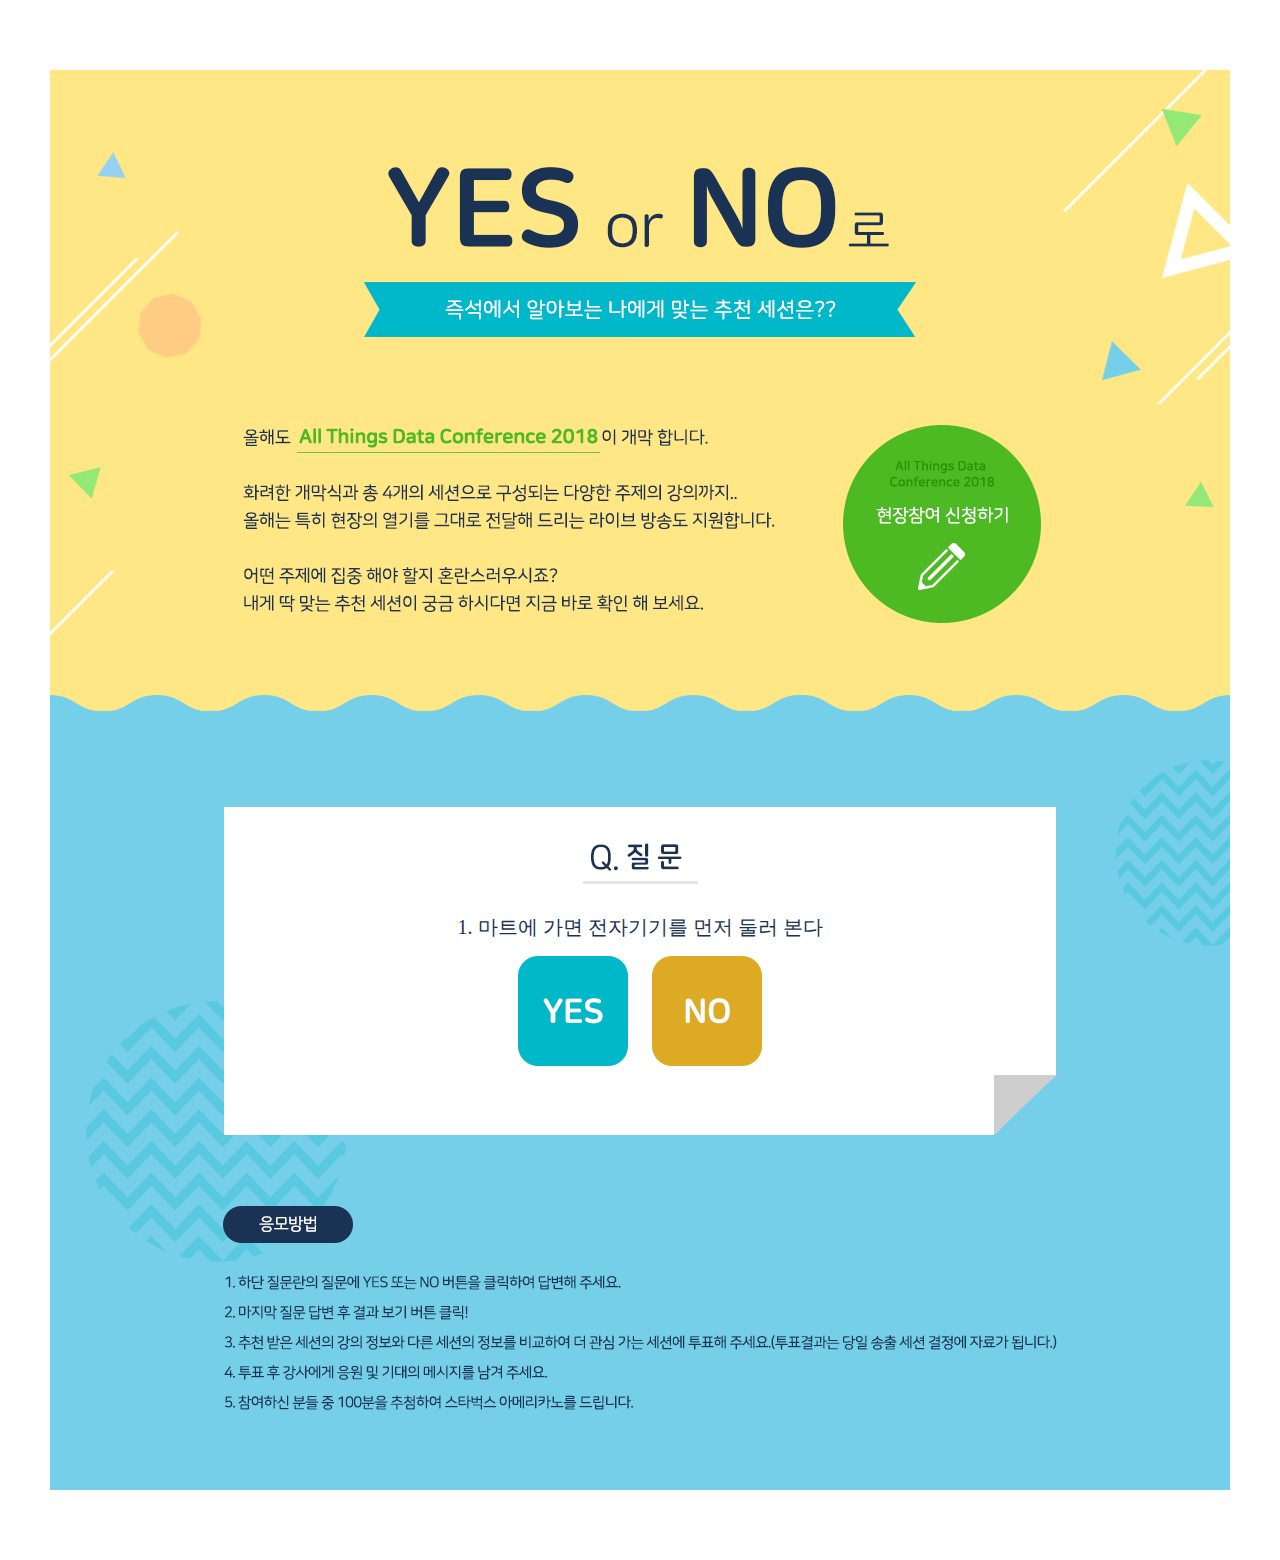
<file: event_1.html>
<!DOCTYPE html>
<html lang="ko">
<head>
	<meta http-equiv="Content-Type" content="text/html; charset=utf-8" />
	<meta http-equiv="X-UA-Compatible" content="IE=edge,chrome=1" />
	<meta name="viewport" content="width=device-width">
	<title>SKT B2B T world | 컨퍼런스 신청</title>
	<link rel="stylesheet" href="css/dt2018.css">
	<script src="js/jquery-1.11.3.js"></script>
</head>
<body>

<div class="container">

	<script type="text/javascript">

	/* 
		link_1... YES or No 선택에 따른 링크 16개의 페이지에 설정, 
		최종 결과 보기 레이어를 활성화 하는  func : result_layer
		결과 보기 레이어를 활성화 하는  result_layer
	*/

	var link_1 = 'event_2.html';
	var link_2 = 'event_3.html';
	var result_link;

	$(function() {
		page_link(link_1, link_2);
	});

	function page_link(param1, param2) {
		$('#link_1').attr('href', link_1);
		$('#link_2').attr('href', link_2);  
		if (result_link != '' || !result_link) {
			$('#result_link').attr('href', result_link);  
		}
	}

	function result_layer() {
		$('.dt_que').css('display','none');
		$('.dt_result').fadeIn();				  				  
	}

	</script>

	<div class="dt_wrap">
		<div class="dt_eve">
			<a href="javascript:" class="dt_app"><img src="img/app.png" alt="YES"></a>
			
			<div class="dt_que">
				<p class="dt_problem">1. 마트에 가면 전자기기를 먼저 둘러 본다</p>
				<div class="dt_btn">
					<span><a href="javascript:" id="link_1"><img src="img/yes.png" alt="YES"></a></span>
					<span><a href="javascript:" id="link_2"><img src="img/no.png" alt="NO"></a></span>
				</div>
			</div>
		</div>
	</div>

</div>

<script src="js/jquery.countdown.min.js"></script>
<script src="js/moment.min.js"></script>

</body>
</html>
</file>
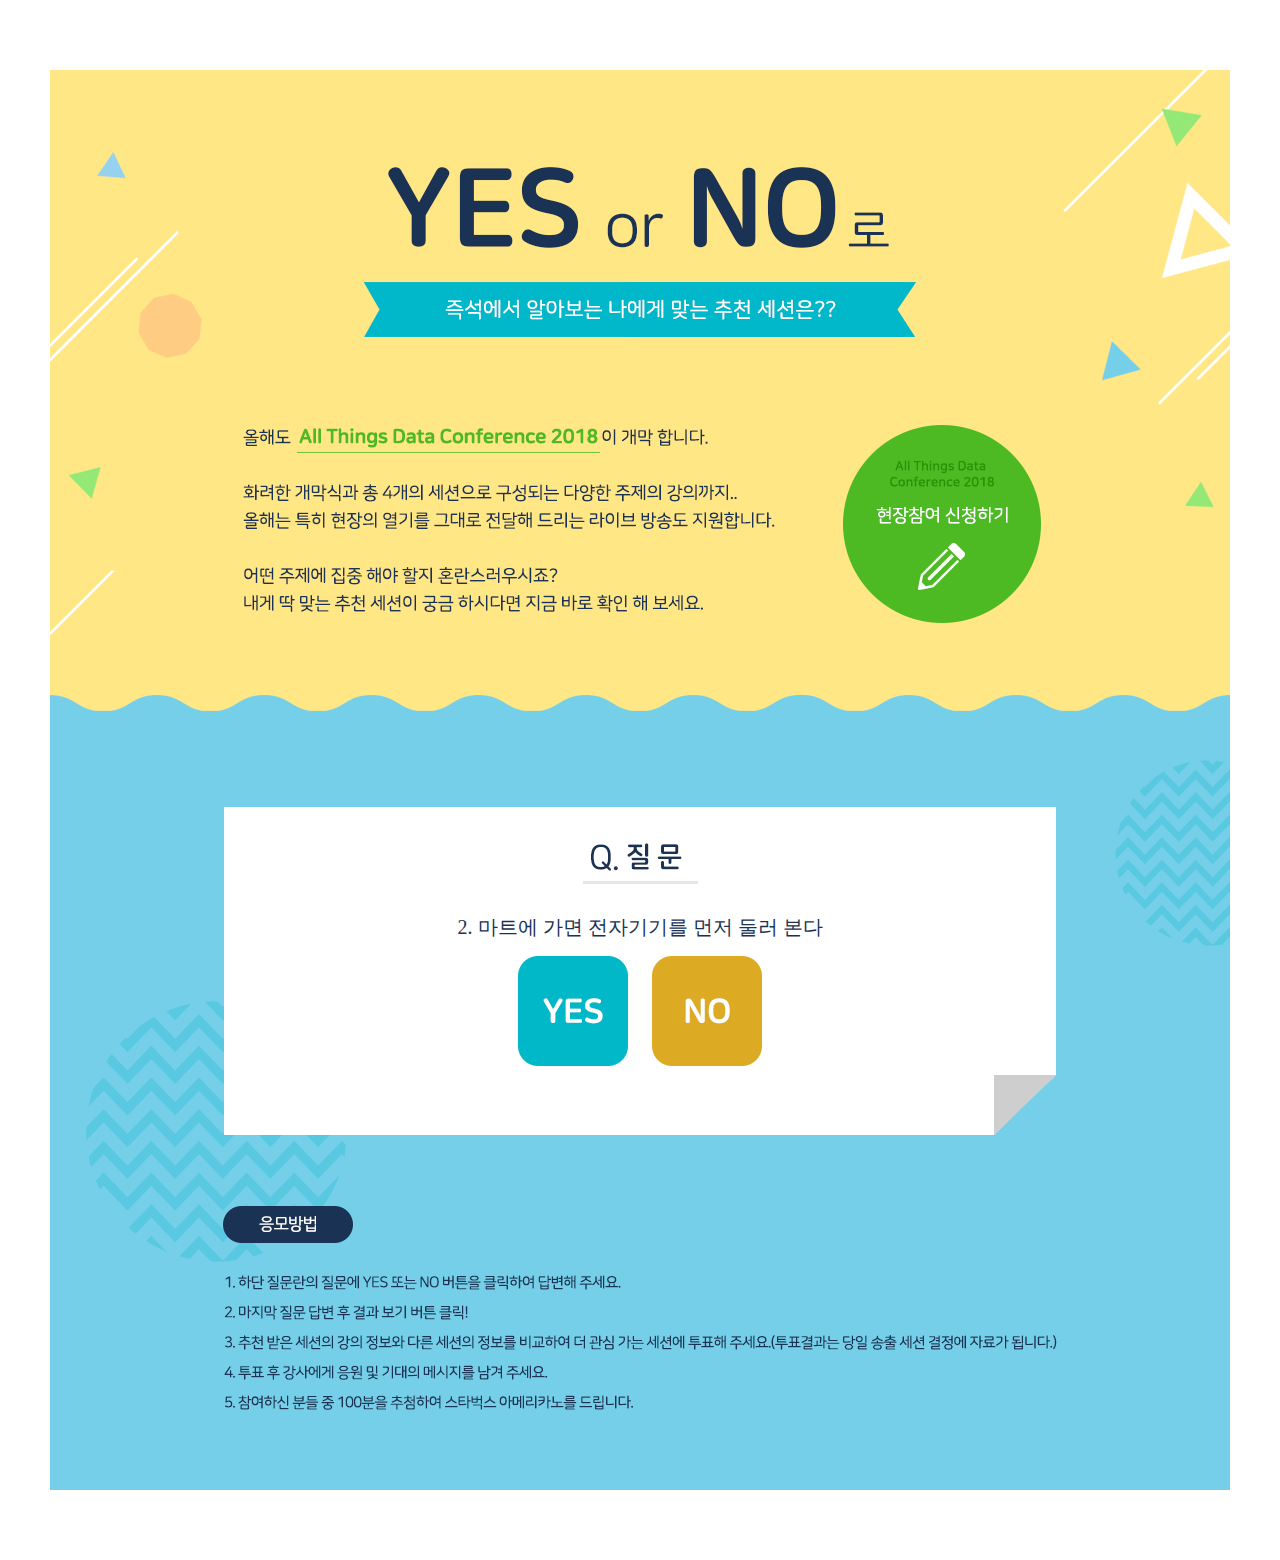
<file: event_2.html>
<!DOCTYPE html>
<html lang="ko">
<head>
	<meta http-equiv="Content-Type" content="text/html; charset=utf-8" />
	<meta http-equiv="X-UA-Compatible" content="IE=edge,chrome=1" />
	<meta name="viewport" content="width=device-width">
	<title>SKT B2B T world | 컨퍼런스 신청</title>
	<link rel="stylesheet" href="css/dt2018.css">
	<script src="js/jquery-1.11.3.js"></script>
</head>
<body>

<div class="container">	

	<script type="text/javascript">

	/* 
		link_1... YES or No 선택에 따른 링크 16개의 페이지에 설정, 
		최종 결과 보기 레이어를 활성화 하는  func : result_layer
	*/

	var link_1 = 'event_3.html';
	var link_2 = 'event_1.html';
	var result_link;

	$(function() {
		page_link(link_1, link_2);
	});

	function page_link(param1, param2) {
		$('#link_1').attr('href', link_1);
		$('#link_2').attr('href', link_2);  
		if (result_link!='' || !result_link){
			$('#result_link').attr('href', result_link);  
		}
	}

	function result_layer() {
		$('.dt_que').css('display','none');
		$('.dt_result').fadeIn();				  				  
	}

	</script>

	<div class="dt_wrap">
		<div class="dt_eve">
			<a href="javascript:" class="dt_app"><img src="img/app.png" alt="YES"></a>
			
			<div class="dt_que">
				<p class="dt_problem">2. 마트에 가면 전자기기를 먼저 둘러 본다</p>
				<div class="dt_btn">
					<span><a href="javascript:" id="link_1"><img src="img/yes.png" alt="YES"></a></span>
					<span><a href="javascript:" id="link_2"><img src="img/no.png" alt="NO"></a></span>
				</div>
			</div>
		</div>
	</div>

</div>

<script src="js/jquery.countdown.min.js"></script>
<script src="js/moment.min.js"></script>

</body>
</html>
</file>
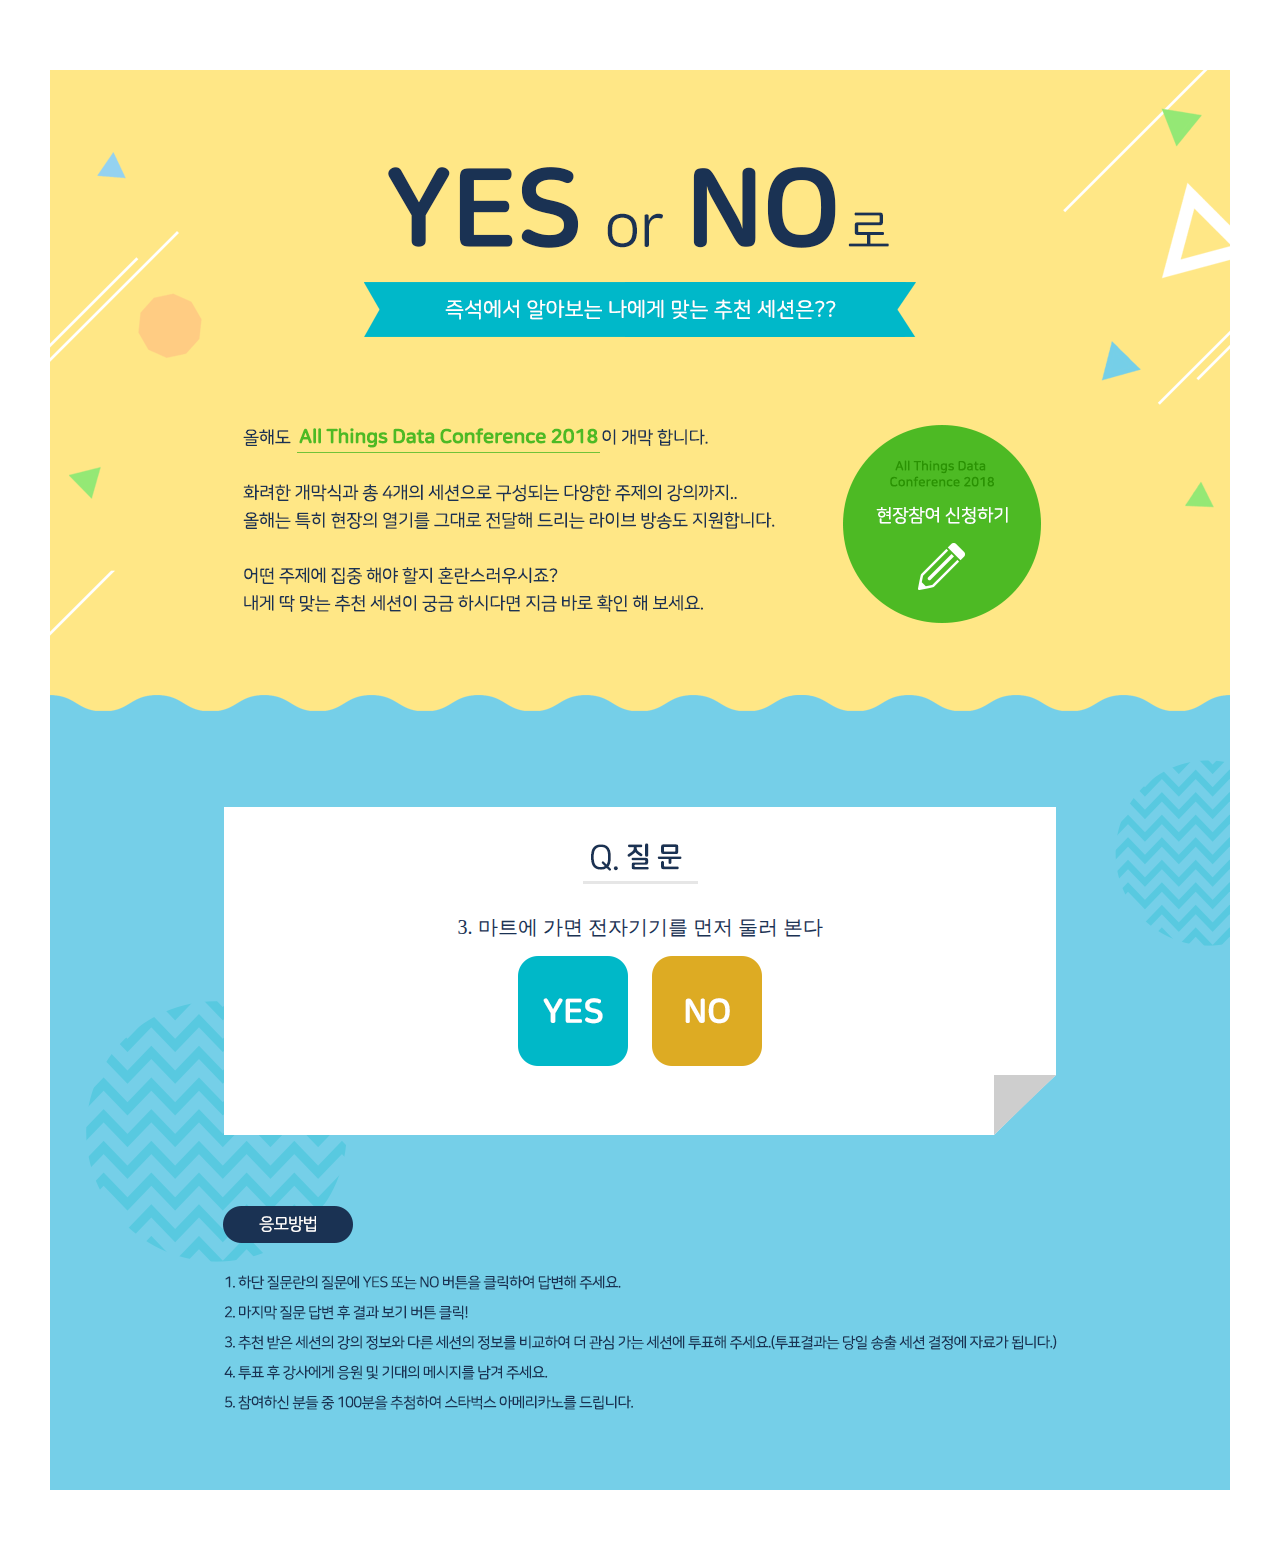
<file: event_3.html>
<!DOCTYPE html>
<html lang="ko">
<head>
	<meta http-equiv="Content-Type" content="text/html; charset=utf-8" />
	<meta http-equiv="X-UA-Compatible" content="IE=edge,chrome=1" />
	<meta name="viewport" content="width=device-width">
	<title>SKT B2B T world | 컨퍼런스 신청</title>
	<link rel="stylesheet" href="css/dt2018.css">
	<script src="js/jquery-1.11.3.js"></script>
</head>
<body>

<div class="container">	

	<script type="text/javascript">

	/* 
		link_1... YES or No 선택에 따른 링크 16개의 페이지에 설정, 
		최종 결과 보기 레이어를 활성화 하는  func : result_layer
	*/

	var link_1 = 'event_4.html';
	var link_2 = 'event_2.html';
	var result_link;

	$(function() {
		page_link(link_1, link_2);
	});

	function page_link(param1, param2) {
		$('#link_1').attr('href', link_1);
		$('#link_2').attr('href', link_2);  
		if (result_link!='' || !result_link){
			$('#result_link').attr('href', result_link);  
		}
	}

	function result_layer() {
		$('.dt_que').css('display','none');
		$('.dt_result').fadeIn();				  				  
	}

	</script>

	<div class="dt_wrap">
		<div class="dt_eve">
			<a href="javascript:" class="dt_app"><img src="img/app.png" alt="YES"></a>
			
			<div class="dt_que">
				<p class="dt_problem">3. 마트에 가면 전자기기를 먼저 둘러 본다</p>
				<div class="dt_btn">
					<span><a href="javascript:" id="link_1"><img src="img/yes.png" alt="YES"></a></span>
					<span><a href="javascript:" id="link_2"><img src="img/no.png" alt="NO"></a></span>
				</div>
			</div>
		</div>
	</div>

</div>

<script src="js/jquery.countdown.min.js"></script>
<script src="js/moment.min.js"></script>

</body>
</html>
</file>
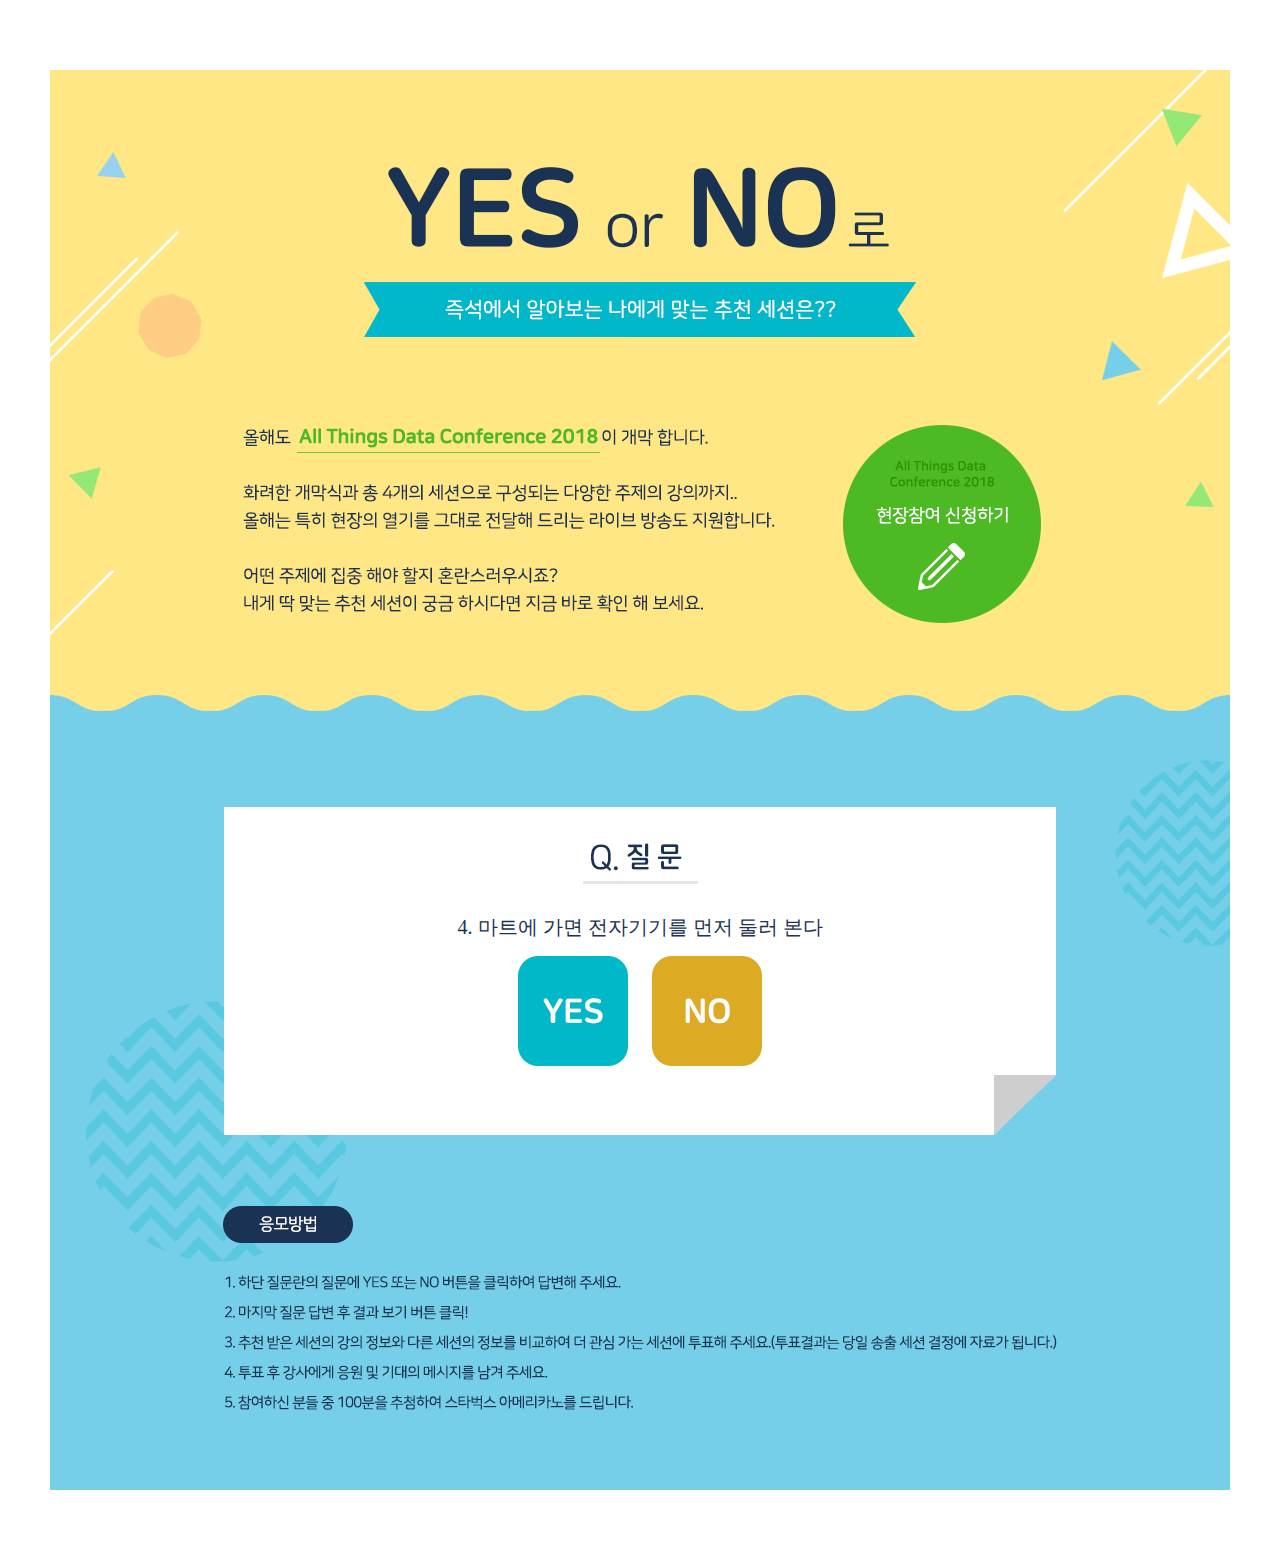
<file: event_4.html>
<!DOCTYPE html>
<html lang="ko">
<head>
	<meta http-equiv="Content-Type" content="text/html; charset=utf-8" />
	<meta http-equiv="X-UA-Compatible" content="IE=edge,chrome=1" />
	<meta name="viewport" content="width=device-width">
	<title>SKT B2B T world | 컨퍼런스 신청</title>
	<link rel="stylesheet" href="css/dt2018.css">
	<script src="js/jquery-1.11.3.js"></script>
</head>
<body>

<div class="container">

	<script type="text/javascript">

	/* 
		link_1... YES or No 선택에 따른 링크 16개의 페이지에 설정, 
		최종 결과 보기 레이어를 활성화 하는  func : result_layer
	*/

	var link_1 = 'javascript:result_layer()';
	var link_2 = 'event_1.html';
	var result_link = 'javascript:alert("결과로 링크")';

	$(function() {
		page_link(link_1, link_2);
	});

	function page_link(param1, param2) {
		$('#link_1').attr('href', link_1);
		$('#link_2').attr('href', link_2);  
		if (result_link !='' || !result_link) {
			$('#result_link').attr('href', result_link);  
		}
	}

	function result_layer() {
		$('.dt_que').css('display','none');
		$('.dt_result').fadeIn(
		function() {
			$(this).attr('href', result_link);
		});				  				  
	}

	</script>

	<div class="dt_wrap">
		<div class="dt_eve">
			<a href="javascript:" class="dt_app"><img src="img/app.png" alt="YES"></a>
			
			<div class="dt_que">
				<p class="dt_problem">4. 마트에 가면 전자기기를 먼저 둘러 본다</p>
				<div class="dt_btn">
					<span><a href="javascript:" id="link_1"><img src="img/yes.png" alt="YES"></a></span>
					<span><a href="javascript:" id="link_2"><img src="img/no.png" alt="NO"></a></span>
				</div>
			</div>
			<!-- [s] 결과보기 레이어 -->
			<div class="dt_result">
				<p class="dt_problem">믿거나 말거나 나에게 딱 맞는 추천 강의세션 결과는?</p>
				<div class="dt_btn">
					<span><a href="javascript:" id="result_link"><img src="img/view.png" alt="결과보기"></a></span>
				</div>
			</div>
			<!-- [e] 결과보기 레이어 -->
		</div>
	</div>

</div>

<script src="js/jquery.countdown.min.js"></script>
<script src="js/moment.min.js"></script>

</body>
</html>
</file>
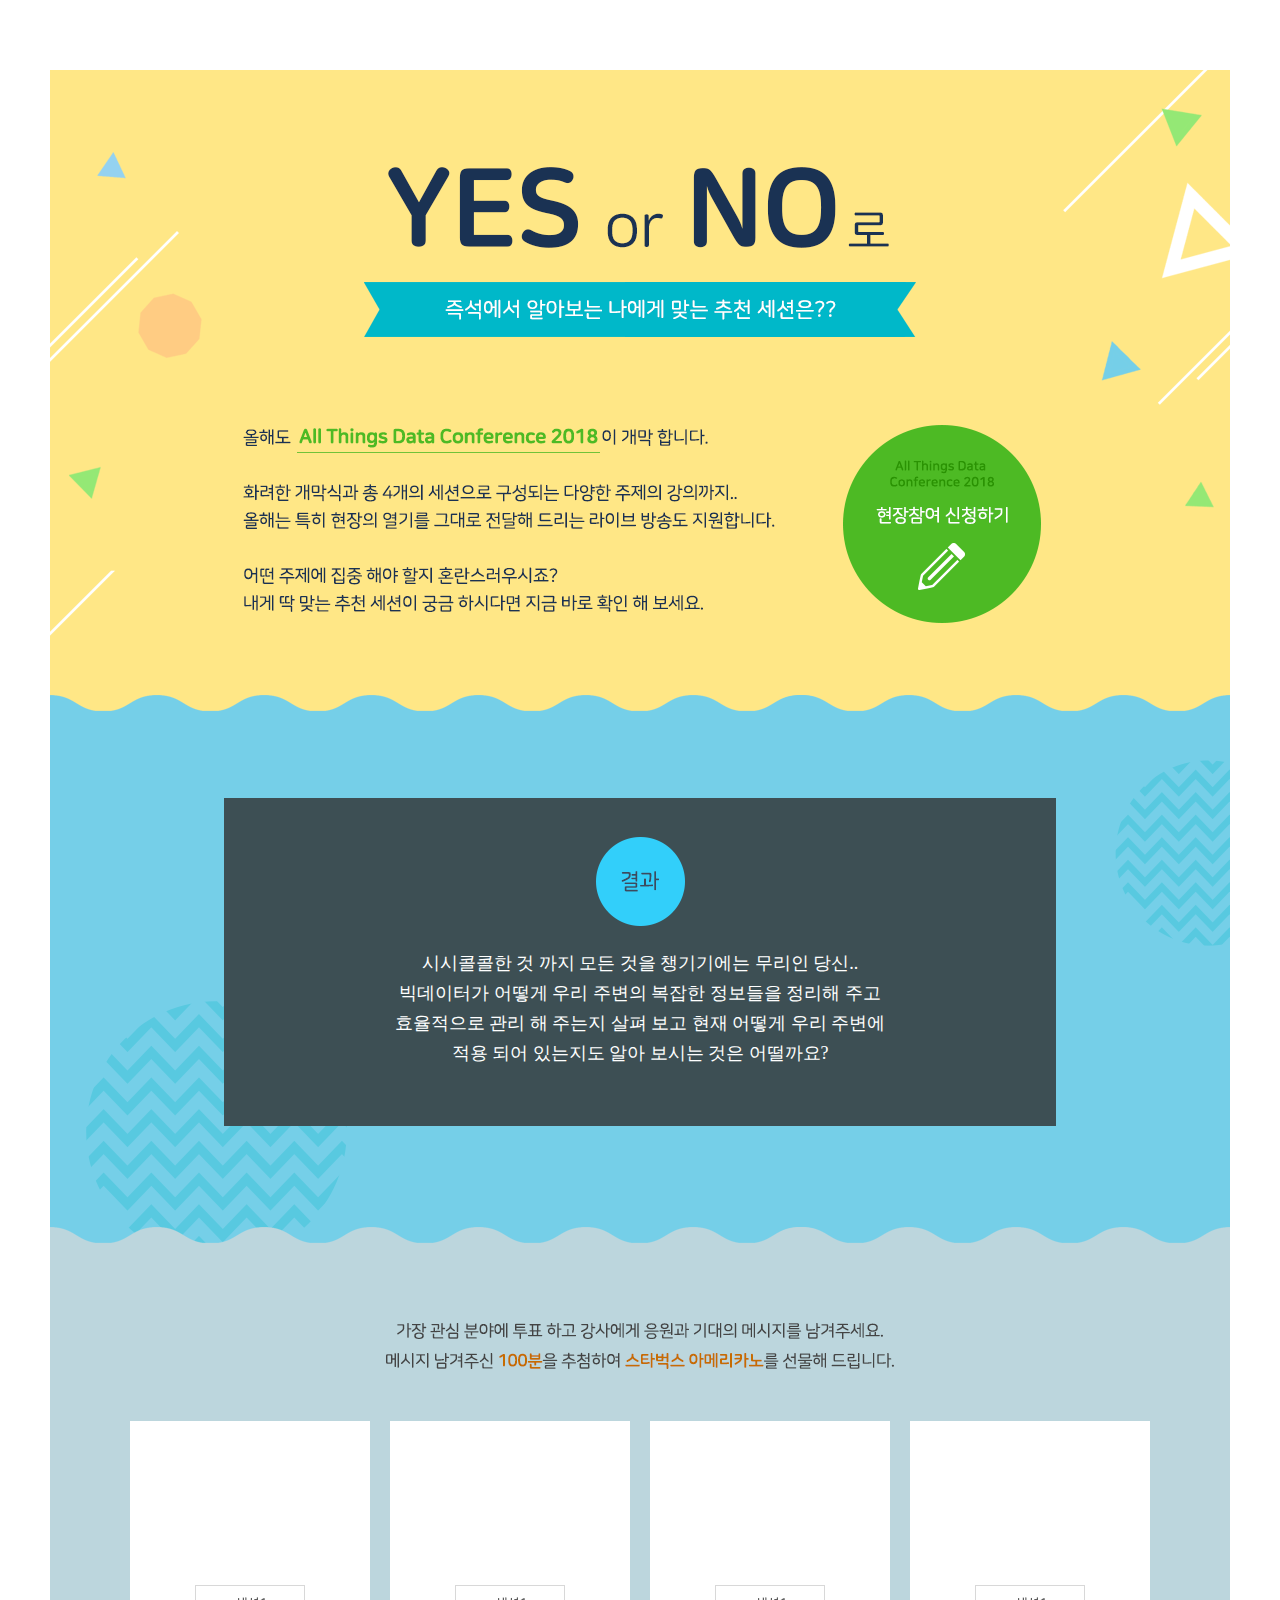
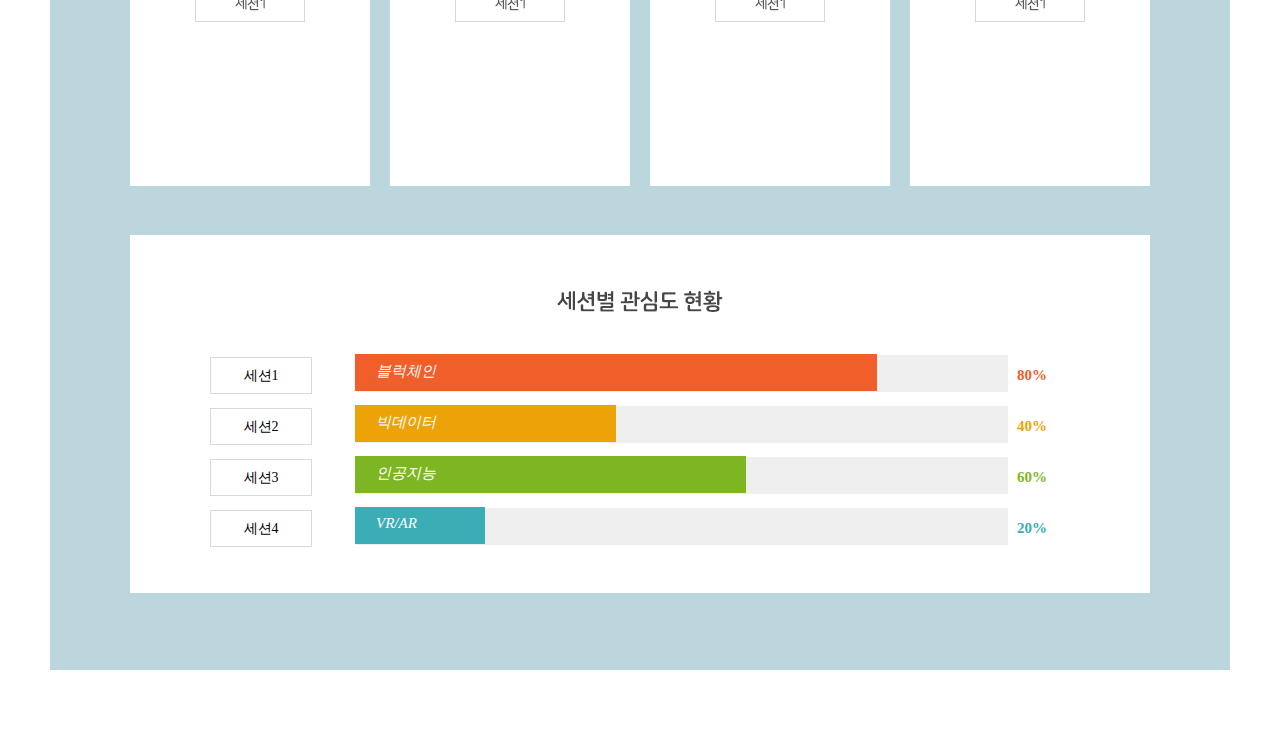
<file: event_result.html>
<!DOCTYPE html>
<html lang="ko">
<head>
	<meta http-equiv="Content-Type" content="text/html; charset=utf-8" />
	<meta http-equiv="X-UA-Compatible" content="IE=edge,chrome=1" />
	<meta name="viewport" content="width=device-width">
	<title>SKT B2B T world | 컨퍼런스 신청</title>
	<link rel="stylesheet" href="css/dt2018.css">
	<script src="js/jquery-1.11.3.js"></script>
</head>
<body>

<div class="container"> 				

	<script type="text/javascript">
		
		$(function() {

			// body에 overflow hidden 추가

			var backfaceE = function() {
				$('.backface').stop().fadeIn(500);
				$('body').css('overflow', 'hidden');
			};

			// 세션 상세보기 레이어 팝업

			var sessionD = function() {
				$('.layer_session').stop().fadeIn(300);
			};

			// 1. 뒷배경 지움
			// 2. 레이어 닫힘
			// 3. body style 제거

			var backfaceD = function() {
				$('.backface').stop().fadeOut(300);
				$('.layer_comm').fadeOut(200);
				$('body').removeAttr('style');
			};

			$('.btn_detail').on('click', function(e) {
				e.preventDefault();
				backfaceE();
				sessionD();
			});

			// 뒷배경, 레이어 X 버튼 클릭시 발생 함수

			$('.backface').add($('.btn_layer_close')).on('click', function() {
				backfaceD();
			});

		});

	</script>

	<div class="dt_wrap">
		<div class="dt_eve2">
			<a href="javascript:" class="dt_app"><img src="img/app.png" alt="YES"></a>
			
			<div class="dt_que">
				<p class="dt_problem">시시콜콜한 것 까지 모든 것을 챙기기에는 무리인 당신..<br>빅데이터가 어떻게 우리 주변의 복잡한 정보들을 정리해 주고<br>효율적으로 관리 해 주는지 살펴 보고 현재 어떻게 우리 주변에<br>적용 되어 있는지도 알아 보시는 것은 어떨까요?</p>
			</div>

			<div class="dt_lecture">
				<ul>
					<li>
						<a href="#layer_session" class="btn_detail" title="투표하기"><div></div></a>
					</li>
					<li>
						<a href="#layer_session" class="btn_detail" title="투표하기"><div></div></a>
					</li>
					<li>
						<a href="#layer_session" class="btn_detail" title="투표하기"><div></div></a>
					</li>
					<li>
						<a href="#layer_session" class="btn_detail" title="투표하기"><div></div></a>
					</li>
				</ul>

				<div class="layer_session layer_comm" id="layer_session">
					<h4 class="tit">투표하기</h4>
					<div class="layer_session_content">
						<div class="layer_session_inner">
							<p>빅데이터를 주제로 하는 세션 강의에 응원과<br>기대의 메시지와 함께 투표해 주세요.</p>
							<div class="item">
								<textarea name="" cols="50" rows="5" class="i_text" title="응원과 기대의 메시지"></textarea>
							</div>
						</div>
						<div class="layer_session_btn">
							<a href="javascript:" title="" class="btnM btnVote">투표하기</a>
						</div>
					</div>
					<a href="#" class="btn_request_close btn_layer_close"><span class="blind">참가신청 레이어 닫기</span></a>
				</div>
				<div class="backface"></div>
			</div>

			<div class="dt_att">
				<p>
					<span class="i_category">세션1</span>
					<span class="i_graph">
						<em>블럭체인</em>
						<span class="g_bar"><span class="g_action" style="width:80%"></span></span>
						<span class="g_percent">80%</span>
					</span> 
				</p>
				<p>
					<span class="i_category">세션2</span>
					<span class="i_graph">
						<em>빅데이터</em>
						<span class="g_bar"><span class="g_action" style="width:40%"></span></span>
						<span class="g_percent">40%</span>
					</span> 
				</p>
				<p>
					<span class="i_category">세션3</span>
					<span class="i_graph">
						<em>인공지능</em>
						<span class="g_bar"><span class="g_action" style="width:60%"></span></span>
						<span class="g_percent">60%</span>
					</span> 
				</p>
				<p>
					<span class="i_category">세션4</span>
					<span class="i_graph">
						<em>VR/AR</em>
						<span class="g_bar"><span class="g_action" style="width:20%"></span></span>
						<span class="g_percent">20%</span>
					</span> 
				</p>
			</div>
		</div>
	</div>

</div>

<script src="js/jquery.countdown.min.js"></script>
<script src="js/moment.min.js"></script>

</body>
</html>
</file>
<file: css/dt2018.css>
@charset "utf-8";

@import url("reset.css");

/* */

.container {width:1180px;margin:0 auto}

/* 타이틀 */

.i_info {position:relative;padding:42px 0 42px 50px;background-color:#0d83a8;font-size:22px;color:#fff;letter-spacing:-1px}
.i_info .btnS {position:absolute;top:50%;right:20px;width:228px;height:50px;margin-top:-25px;padding:10px 0 0 25px;background:url(../img/conf_btn.png) no-repeat 0 0;font-size:18px;font-weight:normal;color:#fff;text-align:left}


/* 라이브 영역 */

.con_wrap {margin:20px 0 0;padding:55px 0}

.live_both {padding:38px 45px 72px;background-color:#646a76}
.live_both:after {display:block;clear:both;content:''}

.live_both .thumb_area {float:left;width:640px}
.live_both .thumb_area p.txt {margin:20px 0 40px;font-size:16px;color:#fff;letter-spacing:-1.0px}

.live_both .info_area {float:right;width:405px;margin:77px 0 0 45px}
.live_both .info_area p.hold {margin:0 0 40px;padding:18px 0;border:1px solid #58859a;font-size:18px;color:#3bc2ed;text-align:center}
.live_both .info_area p.hold img {position:relative;top:2px;right:10px}

/* */

.info_area ul {}
.info_area ul:after {display:block;clear:both;content:''}
.info_area ul li {float:left;width:31.7%;margin:0 1.6% 0 0;text-align:center;color:#fff}

.info_area ul li:nth-child(2) {width:31.7%;;margin:0 0.8% 0 0.8%}
.info_area ul li:nth-child(3) {width:31.7%;;margin:0 0 0 1.6%}

.info_area ul li div {width:100%;margin:0;padding:42px 0 67px;background-color:#4e5460}
.info_area ul li span {display:block;font-size:15px}
.info_area ul li strong {display:block;margin:30px 0 0;font-size:58px}

.info_area p.delivery {margin:30px 0 0;font-size:20px;text-align:center;color:#fff;letter-spacing:-1px}

/* */

.info_area .info_txt {height:210px;margin:0 0 42px;padding:30px;background-color:#5c626e;font-size:14px;color:#fff;text-align:justify;line-height:26px}

.info_area .info_btn a {display:block;width:213px;height:50px;margin:0 auto;padding:0 0 0 35px;background:url(../img/conf_qa.png) no-repeat 0 0;line-height:46px;font-size:18px;color:#fff}
.info_area .info_btn a:hover {text-decoration:none}


/* 생방송 편성표 */

.history_wrap {padding:58px 38px;background-color:#ccd1dc}
.history_wrap .h_stit {width:198px;height:50px;padding:0 !important;background:url(../img/h_stit.png) no-repeat 0 0;font-size:20px;color:#fff;text-align:center;line-height:46px}

/* */

.history {overflow:hidden;margin:30px 0 0}
.history > ul {position:relative;width:100%;padding-left:30px;box-sizing:border-box}
.history > ul:before {content:'';display:inline-block;position:absolute;top:6px;left:50px;width:1px;height:100%;margin:0 auto 0 -20px;border-left:1px solid #0d83a8}
.history > ul > li {position:relative;padding-left:25px;box-sizing:border-box}
.history > ul > li:after {display:block;clear:both;content:''}

.history > ul > li {position:relative;margin-top:20px;font-size:14px;color:#969696;line-height:22px}
.history > ul > li + li {margin-top:44px}

.history > ul > li div.time {position:relative;float:left;width:12%;font-size:18px;font-weight:400;color:#0d83a8;box-sizing:border-box}
.history > ul > li div.time.onAir:after {content:"On Air";display:inline-block;margin:10px auto 0;padding:4px 10px;background:#e63131;font-size:13px;color:#fff;border-radius:20px}
.history > ul > li div.time:before {display:inline-block;position:absolute;top:6px;left:-32px;width:15px;height:15px;margin:0;background:url(../img/ico_coin.png) no-repeat 0 0;content:''}
.history > ul > li:last-child:before {display:inline-block;position:absolute;top:10px;left:0;width:20px;height:100%;background:#ccd1dc;content:''}

.history > ul > li.on div.time:before {top:0px;left:-38px;width:25px;height:25px;background:url(../img/ico_coin_on.png) no-repeat 0 0}

.history > ul > li div.time em {position:absolute;top:34px;left:14px}

.history > ul > li div {float:left;width:87%;box-sizing:border-box}
.history > ul > li div strong {display:inline-block;margin:0 0 5px;font-size:18px;color:#5d626c}
.history > ul > li div span {font-size:12px;color:#5d626c}
.history > ul > li div p {margin:10px 0 0;font-size:14px;color:#7e828c;letter-spacing:-0.5px}

.history > ul > li div ul {margin:20px 0 0}
.history > ul > li div ul:after {display:block;clear:both;content:''}
.history > ul > li div ul li {float:left;width:25%;text-align:center}
.history > ul > li div ul.subject li {font-size:16px}

.history > ul > li div ul li div {width:97%;max-height:60px;padding:7px 0 40px;border:1px solid #ccc;color:#fff}
.history > ul > li div ul li + li div {padding:17px 0 40px}

.history > ul > li div ul li div {border-color:#d27474;background-color:#d27474}
.history > ul > li div ul li:nth-child(2) div {border-color:#5eb279;background-color:#5eb279}
.history > ul > li div ul li:nth-child(3) div {border-color:#5e8db2;background-color:#5e8db2}
.history > ul > li div ul li:nth-child(4) div {border-color:#997db6;background-color:#997db6}

.history > ul > li.l_clock div ul {margin:-34px 0 0}
.history > ul > li.l_clock div ul li {text-align:left}

.history > ul > li.l_clock div ul li div {height:120px;max-height:140px;padding:12px 15px 40px 15px;border:1px solid #a5adbe;background-color:transparent;color:#333}
.history .data_dw {display:block;width:90px;margin:3px auto 0;padding:4px;background:#7a7f89;font-size:12px;color:#fff;text-align:center;letter-spacing:-0.5px;border-radius:20px}

/* 컨퍼런스 */

.conf_2018 .info_area .info_tit {width:90%;margin:0 5%}
.conf_2018 .info_area .info_tit a {width:100% !important;padding:0 0 0 12px !important;text-align:left;box-sizing:border-box}

.conf_2018 .info_area div.info_comm {overflow-y:scroll;height:306px;margin:0 0 2%;border:0px solid #ddd;background-color:#fff;font-size:36px}
.conf_2018 .info_area div.info_comm ul {margin:10px 25px 15px;box-sizing:border-box}
.conf_2018 .info_area div.info_comm ul li {float:none;width:100%;padding:0 0 10px;border-top:1px dotted #ccc;color:#333;text-align:left;box-sizing:border-box}
.conf_2018 .info_area div.info_comm ul li:first-child {border-top:0}

.conf_2018 .info_area div.info_comm ul li ul {margin:10px 0 0}
.conf_2018 .info_area div.info_comm ul li ul li {position:relative;padding:0 0 10px 26px}
.conf_2018 .info_area div.info_comm ul li ul li .cb_bu_subnode{overflow:hidden;position:absolute;top:6px;left:6px;color:#9e9e9e;font-size:14px}
.conf_2018 .info_area div.info_comm ul li ul li:first-child {border-top:1px dotted #ccc}
.conf_2018 .info_area div.info_comm ul li ul li:last-child {padding:0 0 0 26px}

.conf_2018 .info_area div.info_comm ul li.cb_txt {padding:15px 0;font-size:12px}

.conf_2018 .info_area div.info_comm ul li strong {display:inline;font-size:14px}
.conf_2018 .info_area div.info_comm ul li span {display:inline;font-size:14px}
.conf_2018 .info_area div.info_comm ul li span i {display:inline-block;width:16px;height:16px;margin:0 1px;border:1px solid #666;background-color:#666;font-size:10px;font-style:normal;color:#fff;text-align:center;border-radius:16px}
.conf_2018 .info_area div.info_comm ul li p {padding:5px 0 0;font-size:12px}


/* 이벤트 */

.dt_wrap {margin:70px 0}
.dt_eve {position:relative;width:1180px;height:1420px;background:url(../img/event.png) no-repeat 0 0}
.dt_app {display:inline-block;position:absolute;top:25%;right:16%}

.dt_que {position:absolute;left:50%;bottom:25%;width:832px;height:328px;margin-left:-416px;background:url(../img/question.png) no-repeat 0 0}
.dt_que p.dt_problem {margin:13% 0 0;font-size:20px;color:#1a3253;text-align:center;line-height:24px}

.dt_result {display:none;position:absolute;left:50%;bottom:25%;width:832px;height:328px;margin-left:-416px;background:url(../img/result.png) no-repeat 0 0}
.dt_result p.dt_problem {margin:20% 0 4%;font-size:22px;color:#1a3253;text-align:center;line-height:24px}

.dt_wrap div.dt_btn {margin:2% 0 0;text-align:center}
.dt_wrap div.dt_btn span {display:inline-block;margin:0 10px}

/* 결과 */

.dt_eve2 {position:relative;width:1180px;height:2200px;background:url(../img/event_result.png) no-repeat 0 0}
.dt_eve2 .dt_app {top:16.15%;right:16%}

.dt_eve2 .dt_que {position:absolute;left:50%;bottom:52%;width:832px;height:328px;margin-left:-416px;background:url(../img/question_blue.png) no-repeat 0 0}
.dt_eve2 .dt_que p.dt_problem {margin:18% 0 0;font-size:18px;color:#fff;text-align:center;line-height:30px}

/* */

.dt_lecture {position:absolute;left:50%;bottom:22%;width:1020px;margin-left:-510px}
.dt_lecture ul:after {display:block;clear:both;content:''}
.dt_lecture ul li {float:left;width:25%}

.dt_lecture ul li div {width:240px;height:365px;background:url(../img/lecture_bg.png) no-repeat 0 0}

.dt_lecture ul li:nth-child(1) {width:25.5%}
.dt_lecture ul li:nth-child(2) {width:25.5%}
.dt_lecture ul li:nth-child(3) {width:25.5%}
.dt_lecture ul li:nth-child(4) {width:23.35%}

.dt_lecture .btn_detail {}

.dt_lecture .layer_session {display:none;position:fixed;top:50%;left:50%;z-index:125;width:460px;max-width:460px;height:364px;margin:-172px 0 0 -230px;background-color:#fff}
.dt_lecture .layer_session > .tit {height:60px;padding-left:25px;background-color:#d3dfe2;font-size:20px;font-weight:700;color:#364549;line-height:60px}
.dt_lecture .layer_session .layer_session_content {padding:30px 40px}
.dt_lecture .layer_session .layer_session_inner {}
.dt_lecture .layer_session .layer_session_inner p {font-size:16px;text-align:center;line-height:24px}
.dt_lecture .layer_session .layer_session_inner div.item {margin:20px 0 0}
.dt_lecture .layer_session .layer_session_btn {overflow-y:hidden;overflow-x:auto;padding-top:20px;text-align:center}
.dt_lecture .layer_session .btnVote {width:100%;background-color:#566265;color:#fff;letter-spacing:-1px;box-sizing:border-box}

.dt_lecture .layer_session .btn_request_close {background:url(../img/vote_close.png) no-repeat 50% 50%}
.dt_lecture .layer_session .backface {display:none;position:fixed;top:0;left:0;bottom:0;right:0;z-index:20;background:#000;opacity:0.3;-ms-filter:"progid:DXImageTransform.Microsoft.Alpha(Opacity=30)";filter:alpha(opacity=30)}

/* */

.dt_att {position:absolute;left:50%;bottom:3.5%;width:1020px;height:358px;margin-left:-510px;background:url(../img/attention.png) no-repeat 0 0}
.dt_att p:first-child {margin:120px 0 0 120px}
.dt_att p {margin:2px 0 0 120px}
.dt_att p .i_category {display:inline-block;position:relative;top:-10px;right:40px;width:100px;height:35px;border:1px solid #d8d8d8;font-size:14px;text-align:center;line-height:35px}

.i_graph {position:relative;line-height:normal;white-space:nowrap}
.i_graph em {position:absolute;top:-14px;left:20px;z-index:10;font-size:15px;color:#fff}
.i_graph .g_bar {display:inline-block;position:relative;width:652px;height:37px;margin:0 5px 0 0;background:#efefef}
.i_graph .g_action {display:inline-block;position:relative;height:37px;margin:-1px;background:#f05e2a}
.i_graph .g_percent {display:inline-block;position:relative;top:-10px;height:35px;font-size:15px;font-weight:700;color:#f05e2a;line-height:35px}

.dt_att p + p .g_action {background:#eba308}
.dt_att p + p .g_percent {color:#eba308}

.dt_att p + p + p .g_action {background:#7db622}
.dt_att p + p + p .g_percent {color:#7db622}

.dt_att p + p + p + p .g_action {background:#3badb4}
.dt_att p + p + p + p .g_percent {color:#3badb4}
</file>
